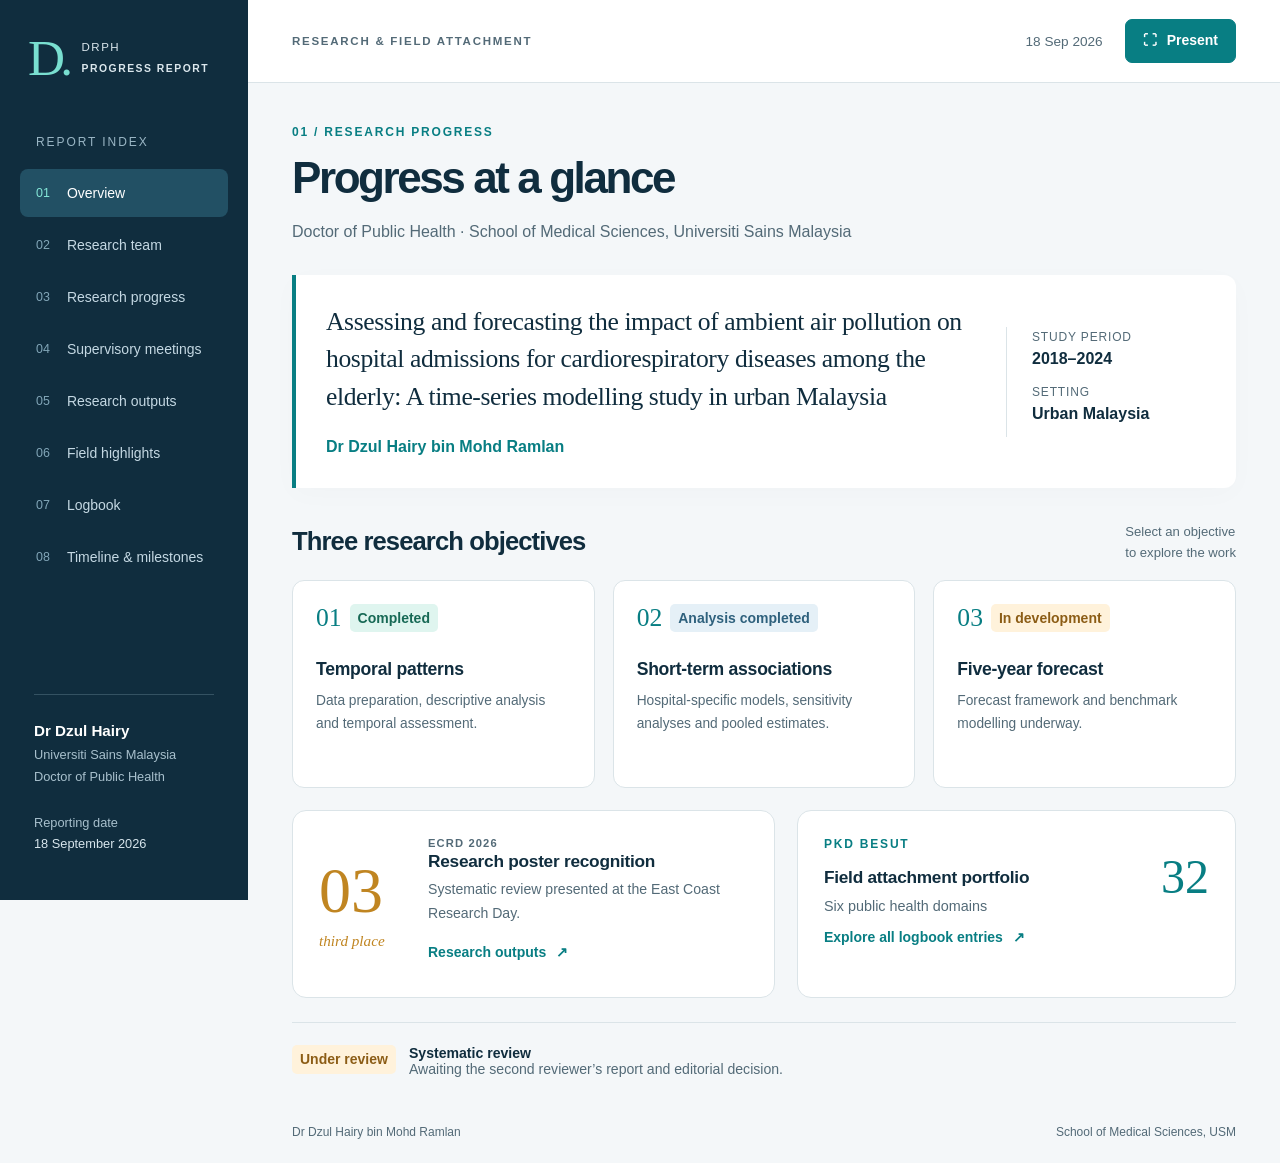
<file: index.html>
<!doctype html>
<html lang="en">
<head>
  <meta charset="UTF-8">
  <meta name="viewport" content="width=device-width, initial-scale=1">
  <title>Dr Dzul · DrPH Progress Report</title>
  <meta name="description" content="DrPH research progress and PKD Besut field attachment portfolio of Dr Dzul Hairy bin Mohd Ramlan. Reporting date: 18 September 2026.">
  <meta name="theme-color" content="#102d3e">
  <link rel="icon" type="image/svg+xml" href="data:image/svg+xml,%3Csvg xmlns='http://www.w3.org/2000/svg' viewBox='0 0 32 32'%3E%3Crect width='32' height='32' rx='7' fill='%23102d3e'/%3E%3Cpath d='M9 8h6c10 0 10 16 0 16H9z' fill='none' stroke='%2358d4c7' stroke-width='3'/%3E%3C/svg%3E">
  <link rel="stylesheet" href="styles.css">
  <script src="app.js" defer></script>
</head>
<body>
  <a class="skip" href="#content">Skip to report</a>
  <aside class="sidebar" aria-label="Report navigation">
    <a class="brand" href="#overview"><span class="monogram">D.</span><span>DRPH<br><strong>PROGRESS REPORT</strong></span></a>
    <div class="sidebar-label">REPORT INDEX</div>
    <nav id="navigation"></nav>
    <div class="sidebar-bottom"><div class="rule"></div><strong>Dr Dzul Hairy</strong><span>Universiti Sains Malaysia</span><span>Doctor of Public Health</span><p>Reporting date<br><b>18 September 2026</b></p></div>
  </aside>
  <div class="workspace">
    <header class="topbar"><div class="mobile-brand">D. <span>DrPH Progress</span></div><div class="breadcrumb">RESEARCH & FIELD ATTACHMENT</div><div class="top-actions"><span class="report-date">18 Sep 2026</span><button id="present" class="button primary" type="button"><span aria-hidden="true">⛶</span> Present</button></div></header>
    <main id="content" tabindex="-1"><div class="loading"><h1>DrPH Progress Report</h1><p>Loading research progress and the field attachment register…</p></div></main>
    <footer class="report-footer"><span>Dr Dzul Hairy bin Mohd Ramlan</span><span>School of Medical Sciences, USM</span></footer>
  </div>
  <div class="presentation-controls" hidden><button type="button" id="present-prev" aria-label="Previous section">←</button><span id="present-position"></span><button type="button" id="present-next" aria-label="Next section">→</button><button type="button" id="present-exit">Exit presentation</button></div>
  <dialog id="detail"><button class="dialog-close" type="button" aria-label="Close details">×</button><div id="detail-content"></div></dialog>
  <noscript><p>This presentation needs JavaScript to switch sections and browse the logbook.</p></noscript>
</body>
</html>
</file>
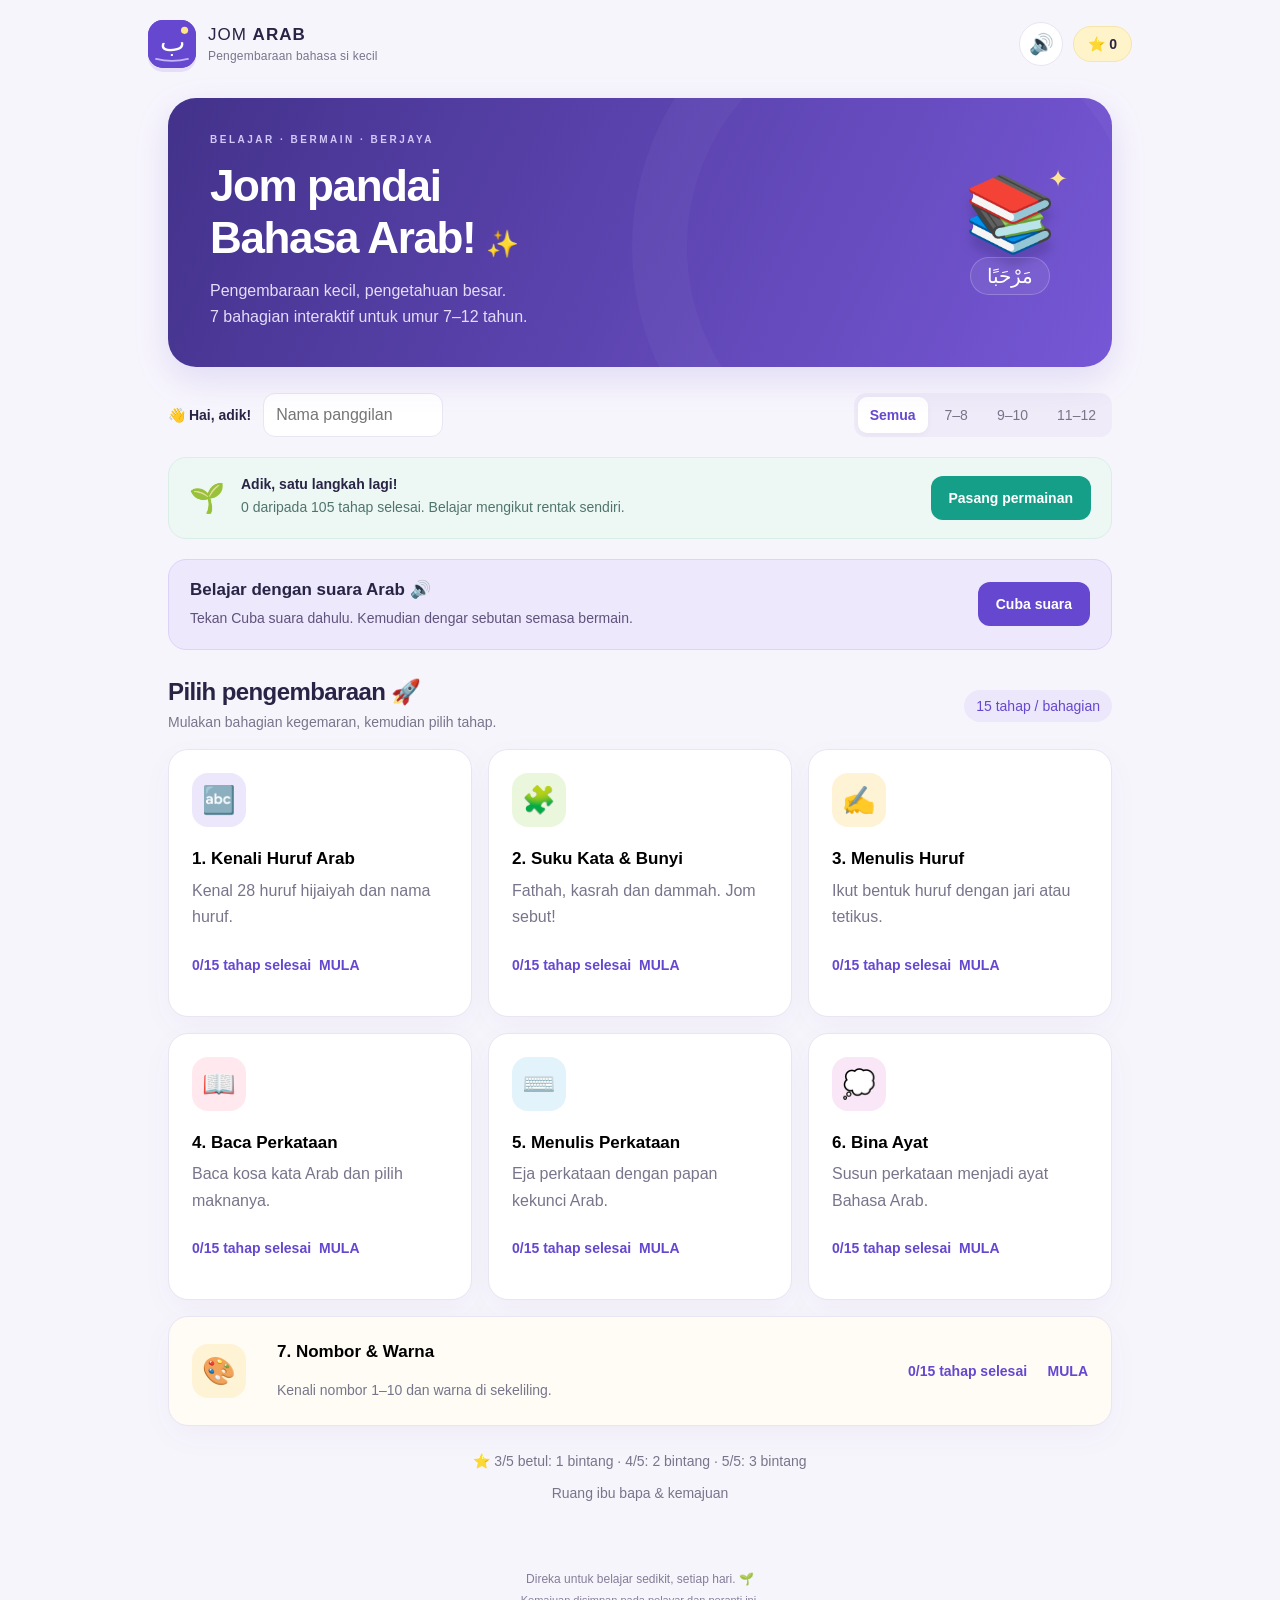
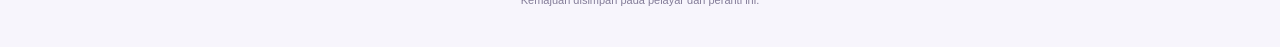
<file: genius-bahasa-arab/index.html>
<!doctype html>
<html lang="ms">
<head>
  <meta charset="utf-8"><meta name="viewport" content="width=device-width,initial-scale=1,viewport-fit=cover">
  <meta name="theme-color" content="#6548cf"><meta name="description" content="Belajar Bahasa Arab sambil bermain. Huruf, bunyi, tulisan, kosa kata, ayat dan nombor untuk kanak-kanak.">
  <meta name="apple-mobile-web-app-capable" content="yes"><meta name="apple-mobile-web-app-title" content="Jom Arab">
  <link rel="icon" href="./icon.svg" type="image/svg+xml"><link rel="manifest" href="./manifest.webmanifest"><link rel="stylesheet" href="./styles.css">
  <title>Jom Arab · Belajar, Bermain, Berjaya</title>
</head>
<body>
<header class="topbar"><a href="#" class="brand" aria-label="Halaman utama Jom Arab"><img class="brand-icon" src="./icon.svg" alt=""><span>JOM <strong>ARAB</strong><small>Pengembaraan bahasa si kecil</small></span></a><div class="header-actions"><button id="sound" class="icon-button" aria-label="Tetapan suara" title="Tetapan suara">🔊</button><span class="star-pill" id="total-stars">⭐ 0</span></div></header>
<main id="app"></main>
<footer>Direka untuk belajar sedikit, setiap hari. 🌱<br><span>Kemajuan disimpan pada pelayar dan peranti ini.</span></footer>
<dialog id="settings"><form method="dialog"><button class="close" aria-label="Tutup">✕</button><h2>Ruang ibu bapa</h2><p>Nama panggilan dan kemajuan hanya disimpan pada peranti ini. Tiada akaun atau penghantaran data.</p><label class="toggle"><input id="audio-toggle" type="checkbox"> Aktifkan suara Bahasa Arab</label><label class="toggle"><input id="auto-speak" type="checkbox"> Baca soalan secara automatik</label><label class="voice-label" for="speech-rate">Kelajuan sebutan</label><select id="speech-rate"><option value="0.6">Perlahan</option><option value="0.8">Sederhana</option><option value="1">Biasa</option></select><p class="notice">Suara Arab tersedia dalam permainan</p><p id="voice-info" class="muted" role="status"></p><button type="button" id="test-audio" class="secondary">Uji suara: مَرْحَبًا</button><hr><button type="button" id="export-progress" class="secondary">Muat turun kemajuan</button><label class="file-button secondary">Pulihkan kemajuan<input id="import-progress" type="file" accept="application/json,.json"></label><p id="settings-status" role="status"></p><hr><button type="button" id="reset-progress" class="danger">Padam kemajuan peranti ini</button><p class="muted">Tulisan tangan ialah latihan kendiri bersama ibu bapa. Aplikasi tidak mengenal pasti atau menilai tulisan secara automatik.</p></form></dialog>
<div id="toast" role="status" aria-live="polite"></div>
<script type="module" src="./app.js?v=mp3-1"></script>
</body></html>
</file>
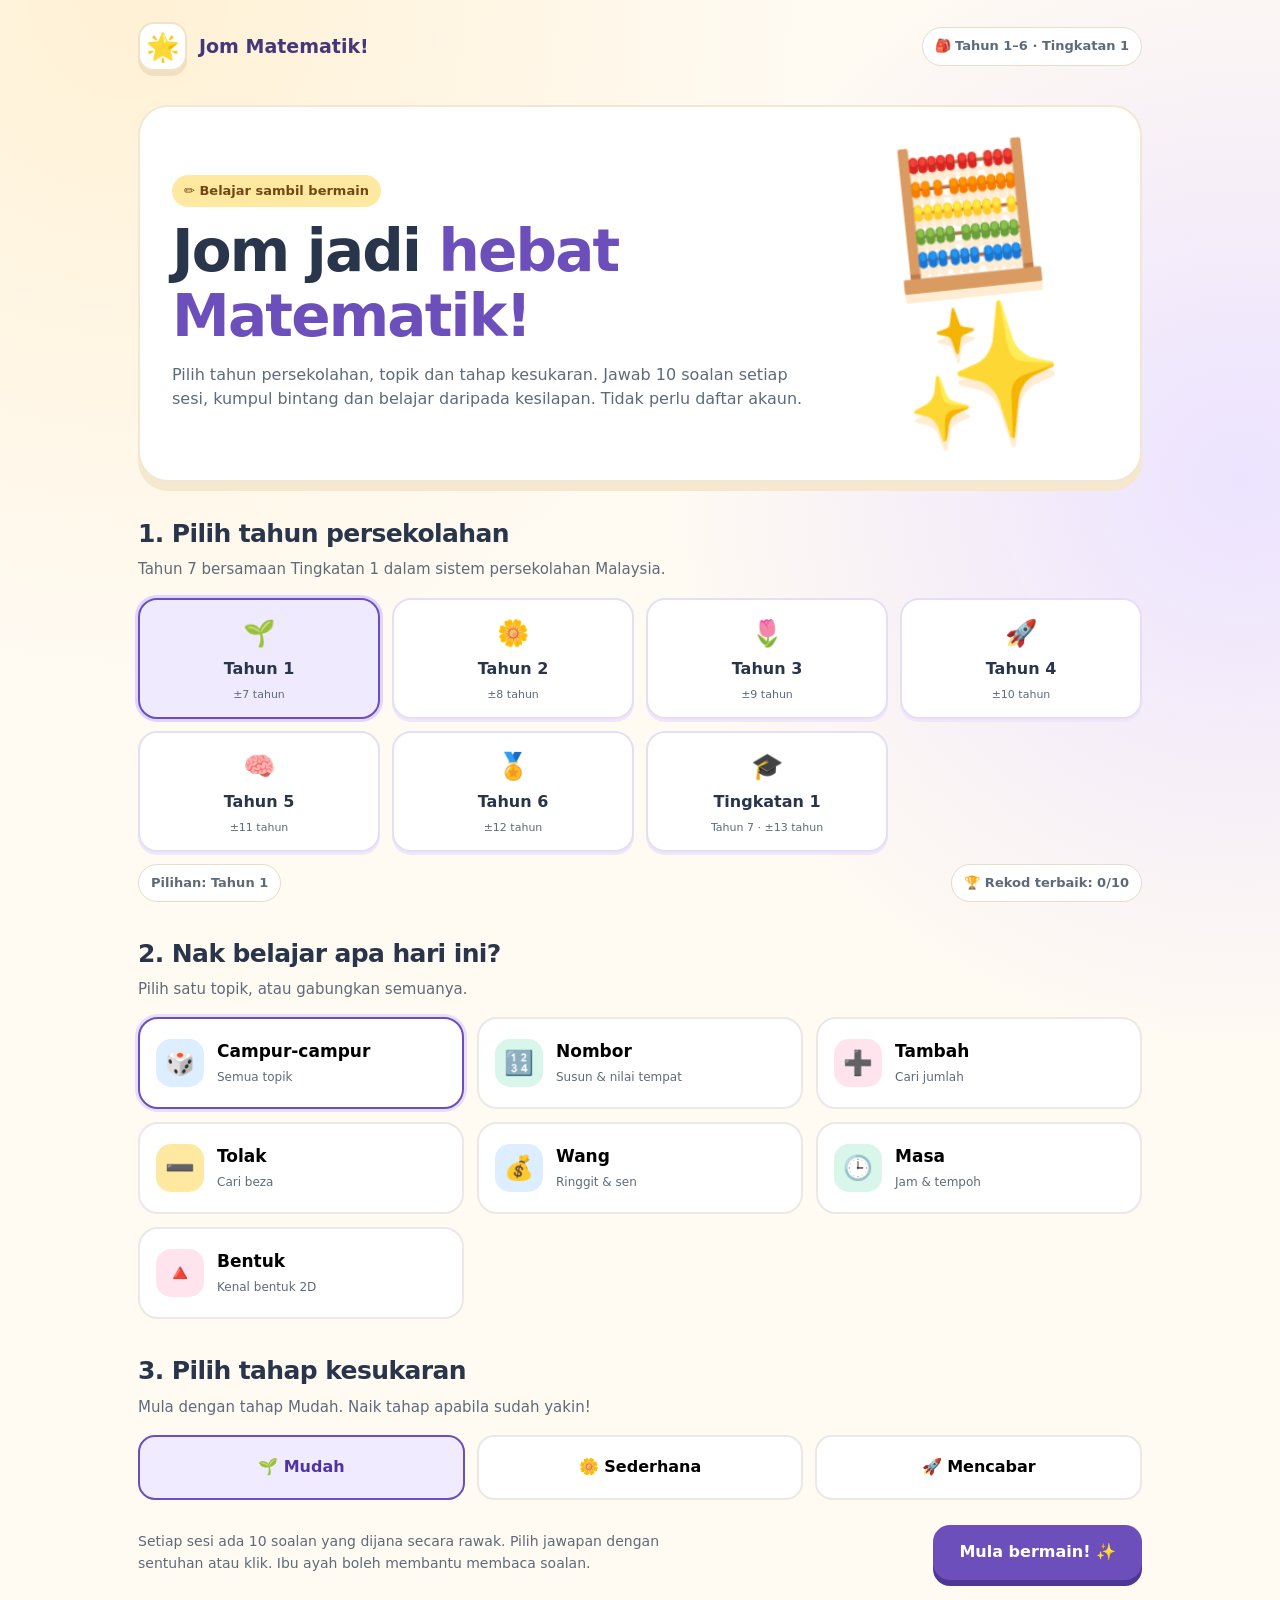
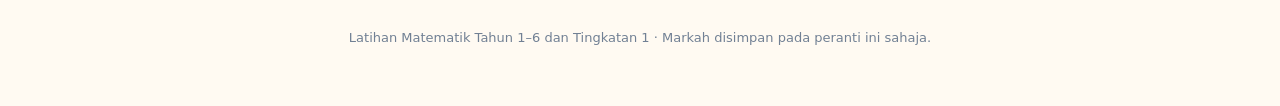
<file: matematik-tahun-1/index.html>
<!doctype html>
<html lang="ms">
<head>
  <meta charset="utf-8">
  <meta name="viewport" content="width=device-width, initial-scale=1">
  <meta name="theme-color" content="#fff8ed">
  <meta name="description" content="Latihan Matematik interaktif Tahun 1 hingga Tahun 6 dan Tingkatan 1. Kuiz, petunjuk, bintang dan soalan mengikut tahap.">
  <title>Jom Matematik! ⭐ | Tahun 1 hingga Tingkatan 1</title>
  <style>
    :root{--ink:#28354a;--muted:#5d6b79;--cream:#fffaf2;--white:#fff;--purple:#6c4fbb;--mint:#d8f6e9;--yellow:#ffe9a1;--blue:#dceeff;--pink:#ffe4ed;--orange:#ffb86b;--radius:24px}
    *{box-sizing:border-box} html{scroll-behavior:smooth} body{margin:0;background:radial-gradient(circle at 10% 0%,#fff1d5 0,transparent 33%),radial-gradient(circle at 97% 28%,#ece3ff 0,transparent 33%),var(--cream);font-family:ui-rounded,"Nunito","Trebuchet MS",system-ui,sans-serif;color:var(--ink);line-height:1.55}
    button{font:inherit;cursor:pointer}button:focus-visible{outline:4px solid #ffb747;outline-offset:3px}[hidden]{display:none!important}
    .wrap{max-width:1040px;margin:0 auto;padding:22px 18px 58px}
    header{display:flex;align-items:center;justify-content:space-between;gap:12px;margin-bottom:34px}
    .brand{display:flex;align-items:center;gap:12px;font-size:19px;font-weight:900;color:#45377b}.brand-mark{display:grid;place-items:center;background:white;border:2px solid #efe3cc;box-shadow:0 5px 0 #f3dfbd;border-radius:16px;width:49px;height:49px;font-size:27px}
    .pill{display:inline-flex;align-items:center;padding:8px 12px;border-radius:999px;background:#fff;border:1px solid #e8dcca;color:var(--muted);font-size:13px;font-weight:800}
    .hero{display:grid;grid-template-columns:1.7fr .7fr;gap:20px;align-items:center;padding:28px 32px;background:#fff;border:2px solid #f2e7d3;border-radius:30px;box-shadow:0 9px 0 #f6e8cf}
    h1,h2,h3,p{margin-top:0}h1{font-size:clamp(34px,5.5vw,58px);line-height:1.12;letter-spacing:-1.8px;margin:12px 0 14px}h1 span{color:var(--purple)}h2{font-size:25px;line-height:1.3;letter-spacing:-.6px;margin-bottom:8px}p{color:var(--muted);margin-bottom:0}
    .eyebrow{display:inline-block;background:var(--yellow);padding:6px 12px;border-radius:999px;font-weight:900;color:#714812;font-size:13px}
    .hero-art{font-size:clamp(75px,12vw,132px);text-align:center;transform:rotate(-6deg);filter:drop-shadow(0 9px 0 #ffecd2);line-height:1.2}
    .section{margin-top:36px}.section-desc{margin:0 0 16px;font-size:15px}
    .topic-grid{display:grid;grid-template-columns:repeat(3,1fr);gap:13px}
    .topic{display:flex;align-items:center;gap:13px;text-align:left;border:2px solid #ece8e6;border-radius:20px;background:#fff;padding:17px 16px;min-height:92px;transition:transform .15s,border-color .15s,box-shadow .15s}
    .topic:hover{transform:translateY(-2px)}.topic[aria-pressed=true]{border-color:var(--purple);box-shadow:0 0 0 3px #e8defd}
    .topic-icon{display:grid;place-items:center;flex:0 0 48px;height:48px;border-radius:15px;background:var(--blue);font-size:24px}
    .topic:nth-child(2) .topic-icon,.topic:nth-child(6) .topic-icon{background:var(--mint)}.topic:nth-child(3) .topic-icon,.topic:nth-child(7) .topic-icon{background:var(--pink)}.topic:nth-child(4) .topic-icon{background:var(--yellow)}
    .topic strong{display:block;font-size:17px}.topic small{color:var(--muted);font-size:12px}
    .level-grid{display:grid;grid-template-columns:repeat(3,1fr);gap:12px}
    .level{padding:17px 12px;background:#fff;border-radius:17px;border:2px solid #ece8e6;text-align:center;font-weight:850;min-height:65px}
    .level[aria-pressed=true]{border-color:var(--purple);background:#f1ebff;color:#5033a2}
    .cta{border:0;color:#fff;background:var(--purple);font-weight:900;border-radius:17px;padding:15px 26px;min-height:55px;box-shadow:0 6px 0 #4e3693;transition:transform .1s,box-shadow .1s}
    .cta:hover{filter:brightness(1.07)}.cta:active{transform:translateY(4px);box-shadow:0 2px 0 #4e3693}
    .start-area{display:flex;align-items:center;justify-content:space-between;gap:16px;margin-top:25px}.start-area p{max-width:560px;font-size:14px}
    .game-card{max-width:770px;margin:25px auto 0;background:white;border:2px solid #f1e2c8;border-radius:30px;padding:25px;box-shadow:0 8px 0 #f4e4c6}
    .game-head{display:flex;justify-content:space-between;align-items:center;gap:10px;margin-bottom:16px;font-size:15px;font-weight:900}
    .progress{width:100%;height:16px;background:#f1eaf8;border-radius:100px;overflow:hidden}.progress>div{height:100%;width:0;background:linear-gradient(90deg,#85dcb9,#7d66ce);transition:width .3s}
    .question{margin:26px 0 10px;text-align:center;font-size:clamp(26px,4.5vw,38px);font-weight:950;line-height:1.33;letter-spacing:-.5px}
    .visual{display:flex;justify-content:center;align-items:center;min-height:12px;margin:5px auto 12px;text-align:center;font-size:36px;line-height:1.3;max-width:470px;flex-wrap:wrap;gap:4px}
    .visual svg{max-width:170px;width:100%;height:135px}.visual .dotgroup{max-width:300px;font-size:30px;letter-spacing:4px}
    .choices{display:grid;grid-template-columns:repeat(2,1fr);gap:12px;margin-top:22px}
    .answer{border:2px solid #e5e0ea;background:#faf8ff;border-radius:19px;min-height:82px;font-size:clamp(20px,3.3vw,27px);font-weight:900;color:#342d52;transition:background .15s,transform .15s}
    .answer:hover:not(:disabled){transform:translateY(-2px);border-color:#a18ad9;background:#f2eaff}
    .answer.good{border-color:#36b386;background:#dcf8e9;color:#126848}.answer.bad{border-color:#e59da1;background:#ffe6e8;color:#9b2d46}.answer:disabled{cursor:default}
    .feedback{min-height:44px;padding:13px 16px;border-radius:14px;text-align:center;font-weight:900;margin-top:18px;background:#f5f1ff;color:#5139a0}
    .feedback.ok{background:#e0f8ed;color:#176b48}.feedback.retry{background:#fff0d9;color:#925512}
    .action-row{display:flex;gap:12px;align-items:center;justify-content:space-between;margin-top:16px;flex-wrap:wrap}
    .secondary{border:2px solid #d9d1e7;border-radius:14px;color:#55458b;background:#fff;font-weight:900;padding:12px 17px;min-height:50px}
    .secondary:hover{background:#f5efff}.soft-note{margin-top:25px;text-align:center;font-size:13px;color:#687487}
    .results{text-align:center;padding:25px 5px 13px}.result-emoji{font-size:75px}.results h2{font-size:36px;margin-top:10px}.score{font-size:24px;font-weight:950;color:#5036a0;margin:10px 0 15px}
    .result-buttons{display:flex;justify-content:center;gap:12px;flex-wrap:wrap;margin-top:25px}
    footer{text-align:center;margin-top:48px;color:#718094;font-size:13px}
    @media(max-width:700px){.wrap{padding:14px 14px 45px}header{margin-bottom:22px}.hero{grid-template-columns:1fr;padding:25px 22px}.hero-art{display:none}.topic-grid{grid-template-columns:repeat(2,1fr)}.topic{gap:9px;min-height:79px;padding:12px 10px}.topic-icon{flex-basis:39px;height:39px;font-size:22px}.topic strong{font-size:15px}.topic small{font-size:11px}.start-area{flex-direction:column;align-items:stretch}.start-area .cta{width:100%}.level-grid{gap:8px}.level{font-size:14px;padding:12px 7px}.game-card{padding:18px}.choices{gap:9px}.answer{min-height:76px}.action-row{justify-content:center}}
    @media(max-width:370px){.topic-grid{grid-template-columns:1fr}.brand{font-size:16px}}
    @media(prefers-reduced-motion:reduce){*{animation:none!important;transition:none!important;scroll-behavior:auto!important}}
  
    .year-grid{display:grid;grid-template-columns:repeat(4,minmax(0,1fr));gap:12px}
    .year-card{border:2px solid #e6dff4;background:white;min-height:121px;padding:13px 7px;border-radius:19px;display:flex;align-items:center;justify-content:center;flex-direction:column;gap:4px;box-shadow:0 3px 0 #efe6fa;color:var(--ink)}
    .year-card:hover{border-color:#a68edb;transform:translateY(-1px)}
    .year-card[aria-pressed="true"]{background:#f0eaff;border-color:var(--purple);box-shadow:0 0 0 3px #e1d5ff}
    .year-card strong{font-size:16px}.year-card small{font-size:11px;color:var(--muted)}.year-emoji{font-size:26px}
    .year-foot{display:flex;flex-wrap:wrap;justify-content:space-between;gap:8px;margin-top:12px}
    @media(max-width:700px){.year-grid{grid-template-columns:repeat(3,minmax(0,1fr))}.year-card{min-height:104px}.year-card strong{font-size:14px}}
    @media(max-width:370px){.year-grid{grid-template-columns:repeat(2,minmax(0,1fr))}}
  </style>
</head>
<body>
<div class="wrap">
  <header>
    <div class="brand"><span class="brand-mark" aria-hidden="true">🌟</span><span>Jom Matematik!</span></div>
    <div class="pill">🎒 Tahun 1–6 · Tingkatan 1</div>
  </header>
  <main>
    <section id="setup">
      <div class="hero">
        <div><span class="eyebrow">✏️ Belajar sambil bermain</span><h1>Jom jadi <span>hebat Matematik!</span></h1><p>Pilih tahun persekolahan, topik dan tahap kesukaran. Jawab 10 soalan setiap sesi, kumpul bintang dan belajar daripada kesilapan. Tidak perlu daftar akaun.</p></div>
        <div class="hero-art" aria-hidden="true">🧮✨</div>
      </div>
      <div class="section">
        <h2>1. Pilih tahun persekolahan</h2>
        <p class="section-desc">Tahun 7 bersamaan Tingkatan 1 dalam sistem persekolahan Malaysia.</p>
        <div id="year-grid" class="year-grid" role="group" aria-label="Pilih tahun persekolahan"></div>
        <div class="year-foot"><span class="pill" id="grade-status">Pilihan: Tahun 1</span><span class="pill" id="best-label">🏆 Rekod terbaik: 0/10</span></div>
      </div>
      <div class="section">
        <h2>2. Nak belajar apa hari ini?</h2>
        <p class="section-desc">Pilih satu topik, atau gabungkan semuanya.</p>
        <div class="topic-grid" id="topic-grid" role="group" aria-label="Pilih topik"></div>
      </div>
      <div class="section">
        <h2>3. Pilih tahap kesukaran</h2>
        <p class="section-desc">Mula dengan tahap Mudah. Naik tahap apabila sudah yakin!</p>
        <div class="level-grid" role="group" aria-label="Pilih tahap">
          <button class="level" type="button" data-level="mudah" aria-pressed="true">🌱 Mudah</button>
          <button class="level" type="button" data-level="sederhana" aria-pressed="false">🌼 Sederhana</button>
          <button class="level" type="button" data-level="mencabar" aria-pressed="false">🚀 Mencabar</button>
        </div>
      </div>
      <div class="start-area"><p>Setiap sesi ada 10 soalan yang dijana secara rawak. Pilih jawapan dengan sentuhan atau klik. Ibu ayah boleh membantu membaca soalan.</p><button class="cta" id="start" type="button">Mula bermain! ✨</button></div>
    </section>

    <section id="quiz" hidden aria-label="Kuiz Matematik">
      <button id="back" type="button" class="secondary">← Pilih topik lain</button>
      <div class="game-card">
        <div class="game-head"><span id="counter">Soalan 1 / 10</span><span id="stars" aria-live="polite">⭐ 0 bintang</span></div>
        <div class="progress" role="progressbar" aria-label="Kemajuan latihan" aria-valuemin="0" aria-valuemax="10" aria-valuenow="0" id="progress"><div id="progress-fill"></div></div>
        <div id="question" class="question"></div>
        <div id="visual" class="visual" aria-hidden="true"></div>
        <div id="answers" class="choices" role="group" aria-label="Pilihan jawapan"></div>
        <div id="feedback" class="feedback" role="status" aria-live="polite" hidden></div>
        <div class="action-row">
          <button id="hint" type="button" class="secondary">💡 Petunjuk</button>
          <button id="reveal" type="button" class="secondary">👀 Tunjuk jawapan</button>
          <button id="next" type="button" class="cta" hidden>Soalan seterusnya →</button>
        </div>
      </div>
      <div class="soft-note">Tidak mengapa kalau salah. Yang penting, cuba dan belajar! 💛</div>
    </section>

    <section id="end" hidden>
      <div class="game-card results">
        <div class="result-emoji" id="end-emoji" aria-hidden="true">🏆</div><h2 id="end-title">Syabas!</h2>
        <div class="score" id="final-score">⭐ 0 / 10 bintang</div>
        <p id="end-message">Hebat kerana terus mencuba!</p>
        <div class="result-buttons"><button id="again" type="button" class="cta">Main lagi! 🔁</button><button id="change" type="button" class="secondary">Tukar topik</button></div>
      </div>
    </section>
  </main>
  <footer>Latihan Matematik Tahun 1–6 dan Tingkatan 1 · Markah disimpan pada peranti ini sahaja.</footer>
</div>
<script src="engine.js" defer></script>
</body>
</html>
</file>
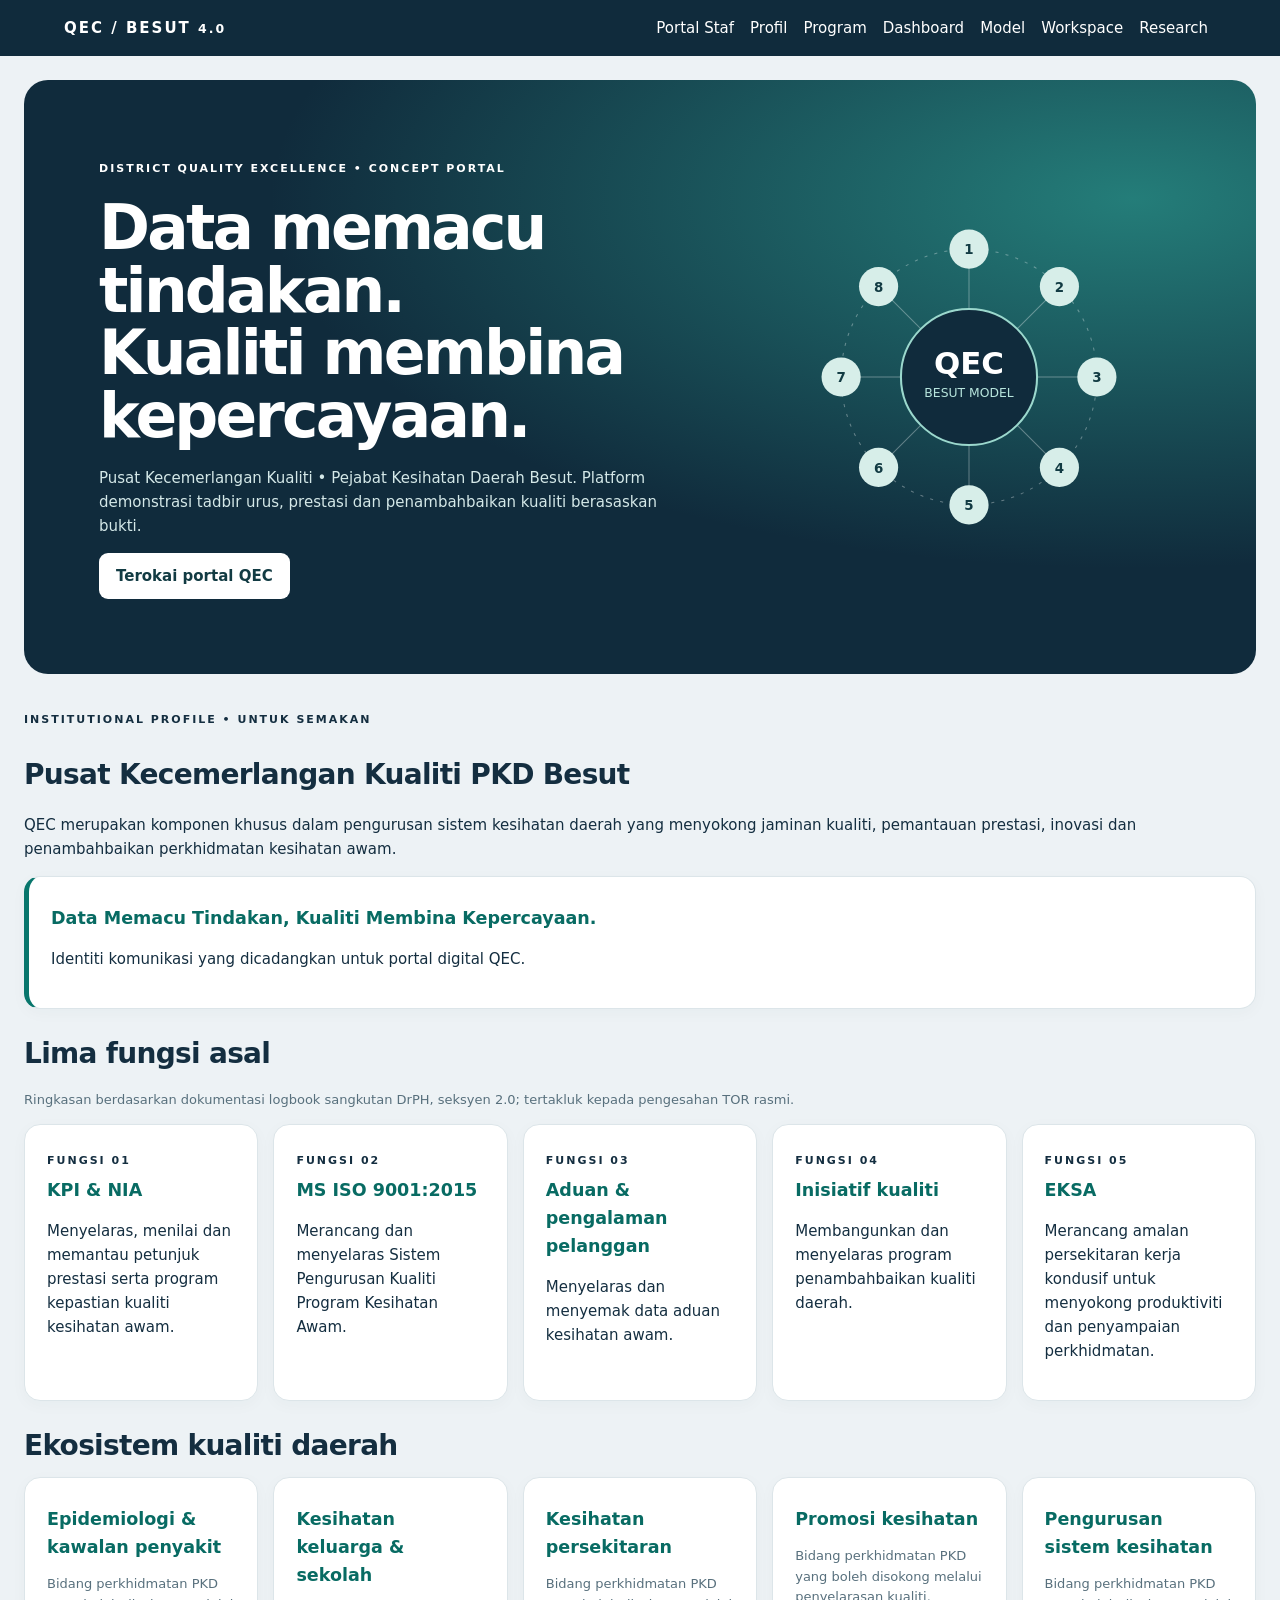
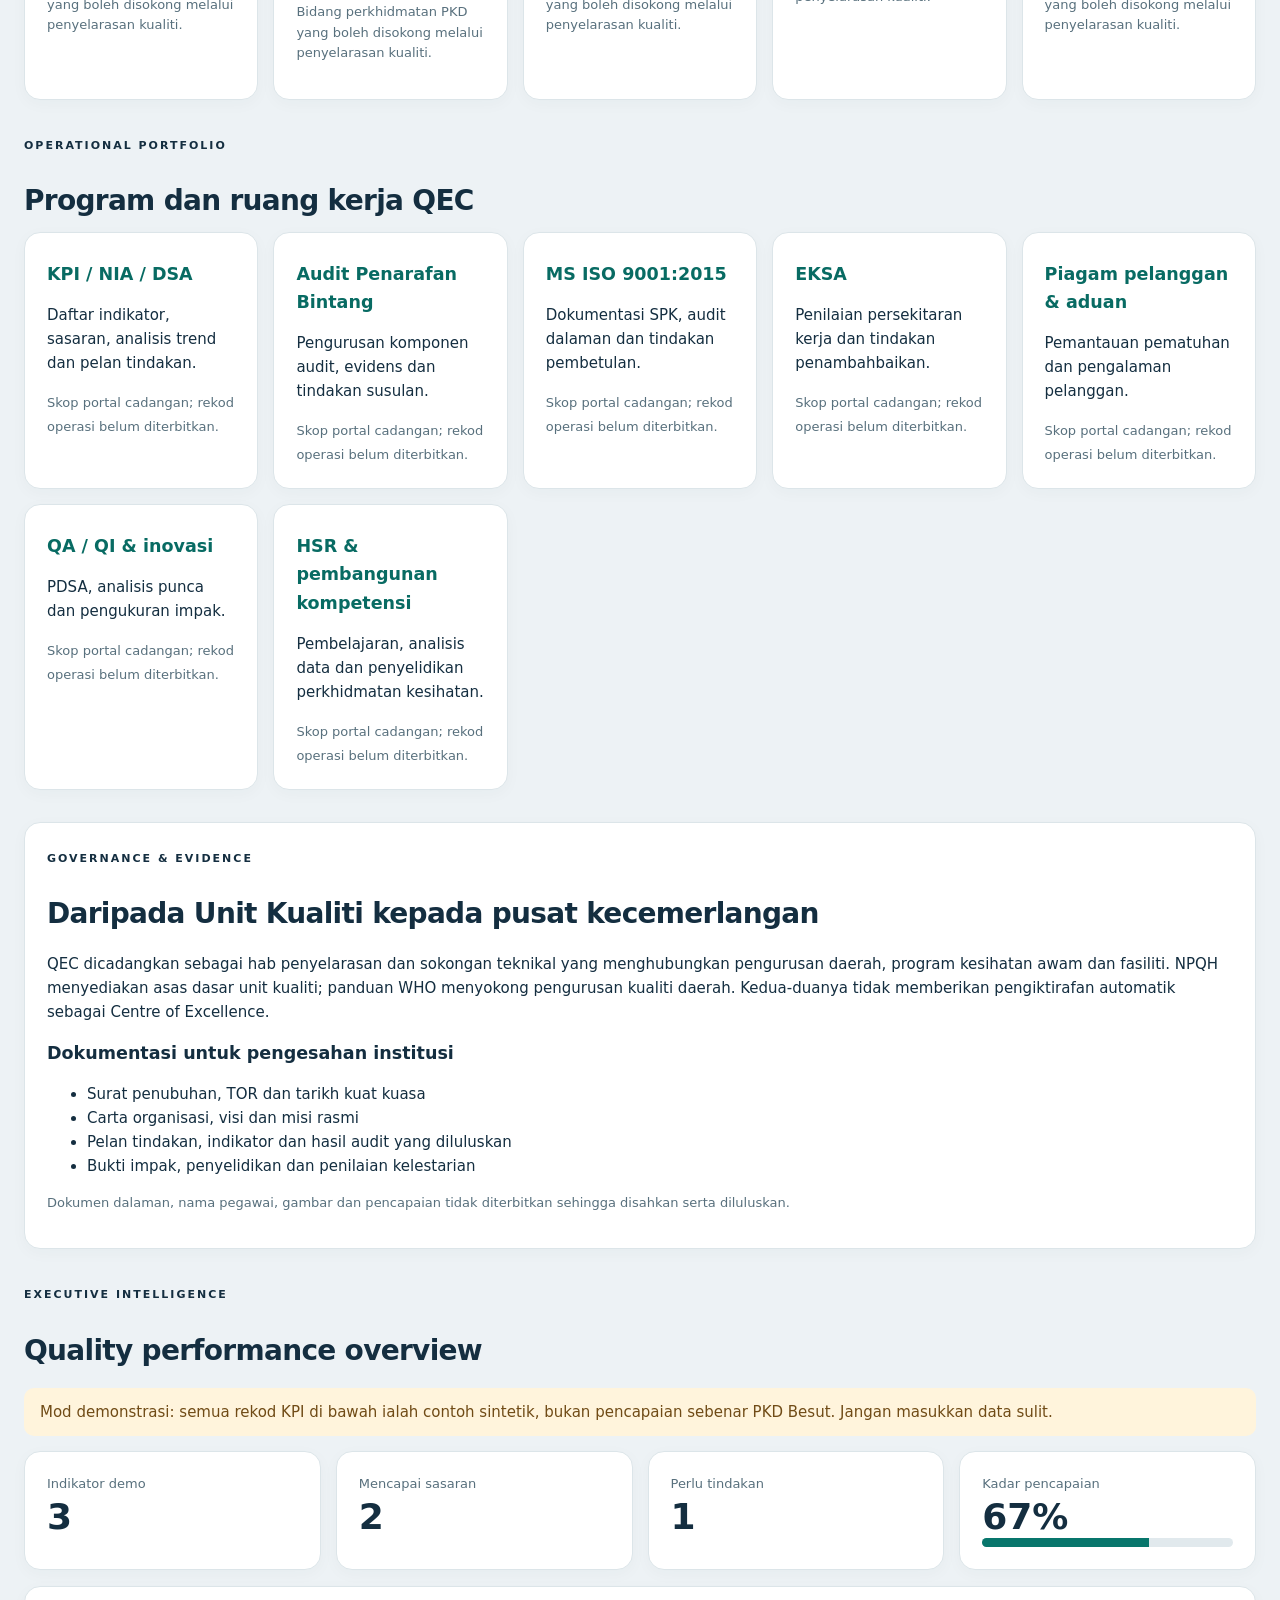
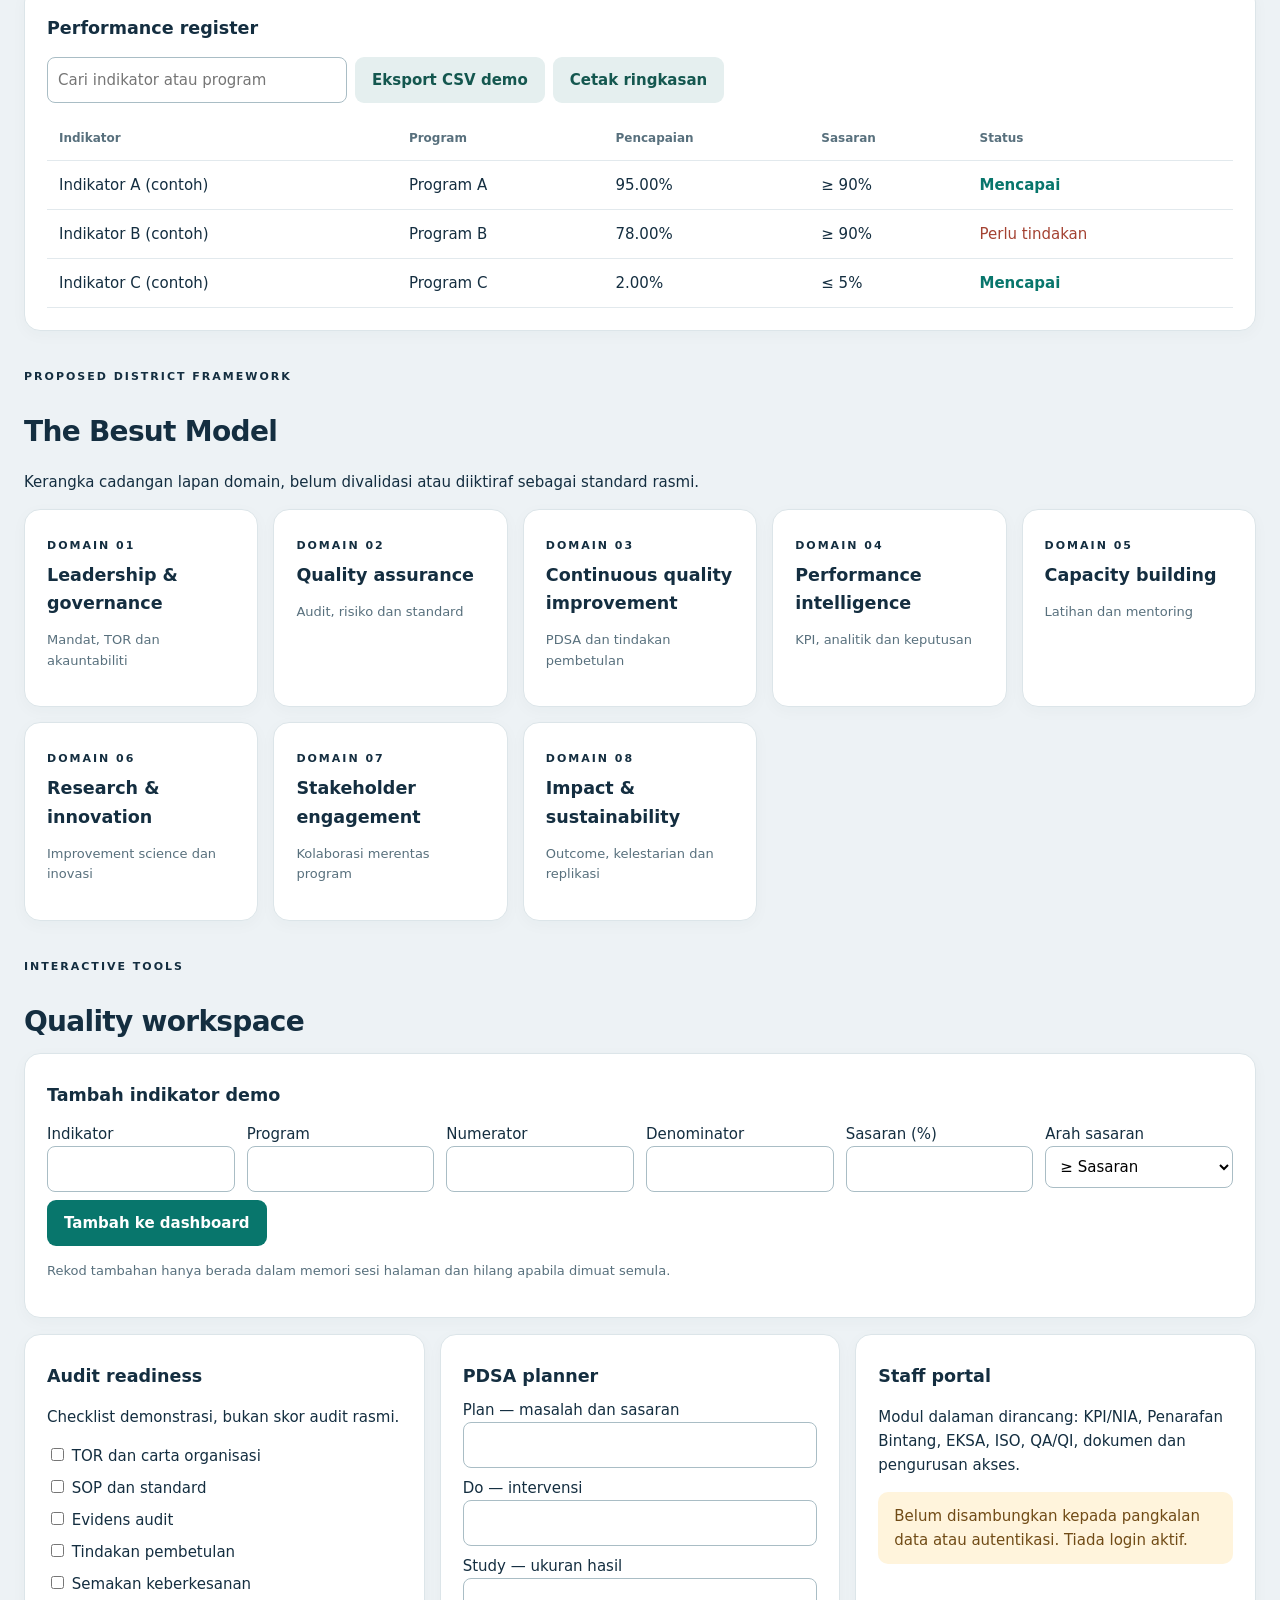
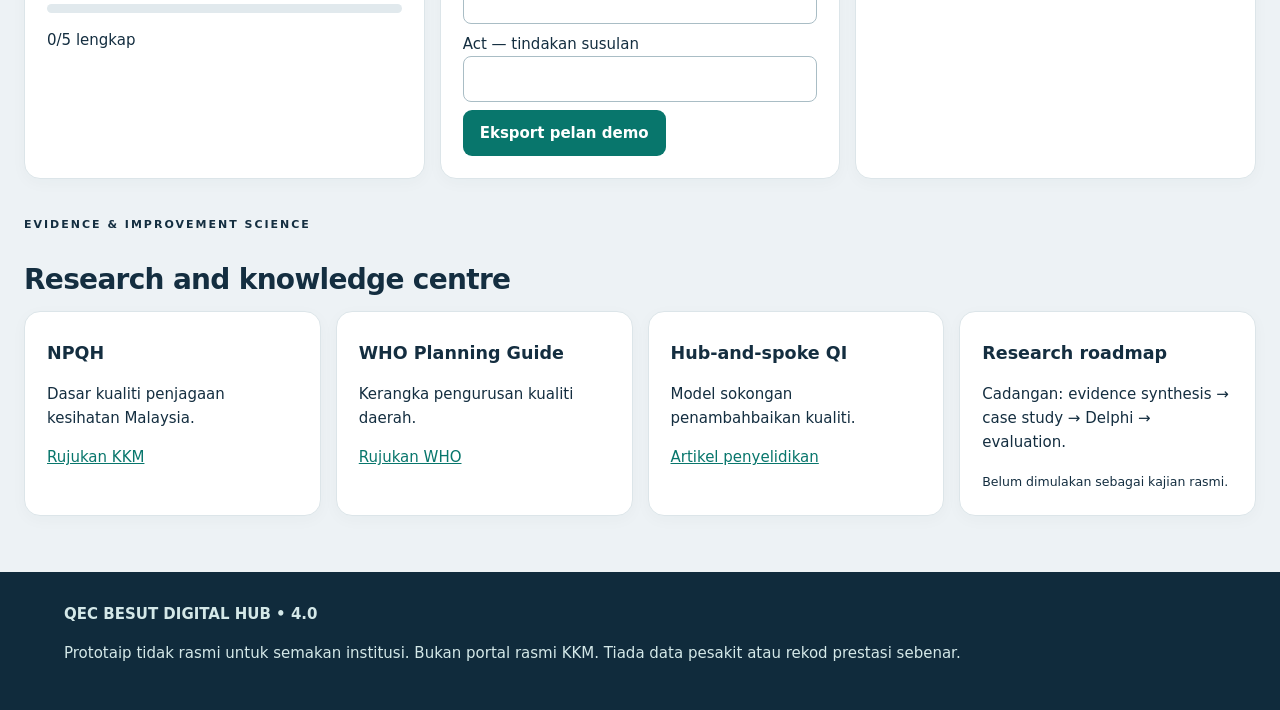
<file: qec-besut/index.html>
<!doctype html><html lang="ms"><head><meta charset="utf-8"><meta name="viewport" content="width=device-width,initial-scale=1"><meta name="robots" content="noindex,nofollow"><title>QEC Besut • Digital Excellence Hub 4.0</title><style>*{box-sizing:border-box}body{margin:0;background:#edf2f5;color:#142e40;font:15px/1.6 system-ui,sans-serif}a{color:#08766c}header{position:sticky;top:0;z-index:5;background:#102b3c;color:white;padding:16px 5%;display:flex;justify-content:space-between;align-items:center;flex-wrap:wrap;gap:10px}header a{color:white;text-decoration:none;margin:0 8px}header strong{letter-spacing:2px}main{max-width:1320px;margin:auto;padding:24px}section{scroll-margin-top:110px;margin-bottom:32px}.hero{position:relative;overflow:hidden;background:radial-gradient(ellipse at 90% 20%,#247d79,transparent 55%),#102b3c;color:white;padding:clamp(25px,6vw,75px);border-radius:24px;display:grid;grid-template-columns:1.5fr 1fr;align-items:center;gap:24px}.hero h1{font-size:clamp(36px,5.8vw,76px);line-height:1.02;letter-spacing:-.045em;margin:18px 0}.hero p{max-width:600px;color:#d4e8e8}.eyebrow{font-size:11px;letter-spacing:2px;text-transform:uppercase;font-weight:700}.grid{display:grid;grid-template-columns:repeat(auto-fit,minmax(225px,1fr));gap:15px}.tile{background:white;border:1px solid #dce5e9;border-radius:16px;padding:22px;box-shadow:0 4px 16px #17354a08}.tile h3{margin:5px 0}.metric{font-size:36px;font-weight:750;line-height:1.2}.muted{color:#58707d;font-size:13px}.btn,button{display:inline-block;background:#08766c;color:white;border:0;border-radius:9px;padding:11px 17px;font:inherit;font-weight:650;text-decoration:none;cursor:pointer}.hero .btn{background:#fff;color:#123b43}.secondary{background:#e5efef;color:#14574f}input,select{font:inherit;border:1px solid #a9bdc5;border-radius:8px;padding:10px;width:100%;background:white}label{display:block;margin:8px 0}.formgrid{display:grid;grid-template-columns:repeat(auto-fit,minmax(155px,1fr));gap:12px}.scroll{overflow:auto}table{border-collapse:collapse;width:100%;min-width:620px}th,td{text-align:left;padding:12px;border-bottom:1px solid #e2e9ed}th{font-size:12px;color:#58707d}h2{font-size:28px;letter-spacing:-.025em;margin-bottom:8px}.bar{height:9px;background:#e1e9ed;border-radius:10px;overflow:hidden}.bar i{display:block;height:100%;background:#08766c}.warn{background:#fff4dc;padding:12px 16px;border-radius:10px;color:#704b16}.status{font-weight:700;color:#08766c}.bad{color:#a44232}.toolbar{display:flex;gap:8px;flex-wrap:wrap;margin:14px 0}.toolbar input{max-width:300px}footer{padding:30px 5%;background:#102b3c;color:#d4e8e8}svg{width:100%;max-width:330px;margin:auto}details{margin:12px 0}summary{cursor:pointer;font-weight:700}@media(max-width:700px){main{padding:12px}.hero{grid-template-columns:1fr}.hero svg{max-width:220px}header{position:static}section{scroll-margin-top:12px}}@media print{header,button,form,.toolbar,.hero svg{display:none}body{background:white}.tile{break-inside:avoid}.hero{background:white;color:black}.hero p{color:black}}.hero h1{font-size:clamp(32px,4.8vw,64px)} #about .tile h3,#programmes .tile h3{color:#086b63}</style></head><body><header><strong>QEC / BESUT <small>4.0</small></strong><nav><a href="staff/">Portal Staf</a><a href="#about">Profil</a><a href="#programmes">Program</a><a href="#dashboard">Dashboard</a><a href="#model">Model</a><a href="#workspace">Workspace</a><a href="#research">Research</a></nav></header><main><section class="hero"><div><span class="eyebrow">District quality excellence • Concept portal</span><h1>Data memacu tindakan.<br>Kualiti membina kepercayaan.</h1><p>Pusat Kecemerlangan Kualiti • Pejabat Kesihatan Daerah Besut. Platform demonstrasi tadbir urus, prestasi dan penambahbaikan kualiti berasaskan bukti.</p><a class="btn" href="#dashboard">Terokai portal QEC</a></div><svg viewBox="0 0 320 320" role="img" aria-label="QEC sebagai hub lapan domain"><circle cx="160" cy="160" r="124" fill="none" stroke="#ffffff55" stroke-dasharray="3 7"/><line x1="160" y1="160" x2="160" y2="36" stroke="#ffffff55"/><circle cx="160" cy="36" r="19" fill="#d7eee9"/><text x="160" y="41" text-anchor="middle" fill="#123b43" font-size="13" font-weight="bold">1</text><line x1="160" y1="160" x2="247.6812408671319" y2="72.3187591328681" stroke="#ffffff55"/><circle cx="247.6812408671319" cy="72.3187591328681" r="19" fill="#d7eee9"/><text x="247.6812408671319" y="77.3187591328681" text-anchor="middle" fill="#123b43" font-size="13" font-weight="bold">2</text><line x1="160" y1="160" x2="284" y2="160" stroke="#ffffff55"/><circle cx="284" cy="160" r="19" fill="#d7eee9"/><text x="284" y="165" text-anchor="middle" fill="#123b43" font-size="13" font-weight="bold">3</text><line x1="160" y1="160" x2="247.68124086713192" y2="247.6812408671319" stroke="#ffffff55"/><circle cx="247.68124086713192" cy="247.6812408671319" r="19" fill="#d7eee9"/><text x="247.68124086713192" y="252.6812408671319" text-anchor="middle" fill="#123b43" font-size="13" font-weight="bold">4</text><line x1="160" y1="160" x2="160.00000000000003" y2="284" stroke="#ffffff55"/><circle cx="160.00000000000003" cy="284" r="19" fill="#d7eee9"/><text x="160.00000000000003" y="289" text-anchor="middle" fill="#123b43" font-size="13" font-weight="bold">5</text><line x1="160" y1="160" x2="72.31875913286811" y2="247.68124086713192" stroke="#ffffff55"/><circle cx="72.31875913286811" cy="247.68124086713192" r="19" fill="#d7eee9"/><text x="72.31875913286811" y="252.68124086713192" text-anchor="middle" fill="#123b43" font-size="13" font-weight="bold">6</text><line x1="160" y1="160" x2="36" y2="160.00000000000003" stroke="#ffffff55"/><circle cx="36" cy="160.00000000000003" r="19" fill="#d7eee9"/><text x="36" y="165.00000000000003" text-anchor="middle" fill="#123b43" font-size="13" font-weight="bold">7</text><line x1="160" y1="160" x2="72.31875913286808" y2="72.31875913286812" stroke="#ffffff55"/><circle cx="72.31875913286808" cy="72.31875913286812" r="19" fill="#d7eee9"/><text x="72.31875913286808" y="77.31875913286812" text-anchor="middle" fill="#123b43" font-size="13" font-weight="bold">8</text><circle cx="160" cy="160" r="66" fill="#102b3c" stroke="#9bd8cd" stroke-width="2"/><text x="160" y="157" fill="white" font-size="30" font-weight="bold" text-anchor="middle">QEC</text><text x="160" y="179" fill="#b8e6de" font-size="12" text-anchor="middle">BESUT MODEL</text></svg></section><section id="about"><span class="eyebrow">Institutional profile • Untuk semakan</span><h2>Pusat Kecemerlangan Kualiti PKD Besut</h2><p>QEC merupakan komponen khusus dalam pengurusan sistem kesihatan daerah yang menyokong jaminan kualiti, pemantauan prestasi, inovasi dan penambahbaikan perkhidmatan kesihatan awam.</p><div class="tile" style="border-left:5px solid #08766c"><h3>Data Memacu Tindakan, Kualiti Membina Kepercayaan.</h3><p>Identiti komunikasi yang dicadangkan untuk portal digital QEC.</p></div><h2>Lima fungsi asal</h2><p class="muted">Ringkasan berdasarkan dokumentasi logbook sangkutan DrPH, seksyen 2.0; tertakluk kepada pengesahan TOR rasmi.</p><div class="grid"><article class="tile"><span class="eyebrow">Fungsi 01</span><h3>KPI & NIA</h3><p>Menyelaras, menilai dan memantau petunjuk prestasi serta program kepastian kualiti kesihatan awam.</p></article><article class="tile"><span class="eyebrow">Fungsi 02</span><h3>MS ISO 9001:2015</h3><p>Merancang dan menyelaras Sistem Pengurusan Kualiti Program Kesihatan Awam.</p></article><article class="tile"><span class="eyebrow">Fungsi 03</span><h3>Aduan & pengalaman pelanggan</h3><p>Menyelaras dan menyemak data aduan kesihatan awam.</p></article><article class="tile"><span class="eyebrow">Fungsi 04</span><h3>Inisiatif kualiti</h3><p>Membangunkan dan menyelaras program penambahbaikan kualiti daerah.</p></article><article class="tile"><span class="eyebrow">Fungsi 05</span><h3>EKSA</h3><p>Merancang amalan persekitaran kerja kondusif untuk menyokong produktiviti dan penyampaian perkhidmatan.</p></article></div><h2>Ekosistem kualiti daerah</h2><div class="grid"><div class="tile"><h3>Epidemiologi & kawalan penyakit</h3><p class="muted">Bidang perkhidmatan PKD yang boleh disokong melalui penyelarasan kualiti.</p></div><div class="tile"><h3>Kesihatan keluarga & sekolah</h3><p class="muted">Bidang perkhidmatan PKD yang boleh disokong melalui penyelarasan kualiti.</p></div><div class="tile"><h3>Kesihatan persekitaran</h3><p class="muted">Bidang perkhidmatan PKD yang boleh disokong melalui penyelarasan kualiti.</p></div><div class="tile"><h3>Promosi kesihatan</h3><p class="muted">Bidang perkhidmatan PKD yang boleh disokong melalui penyelarasan kualiti.</p></div><div class="tile"><h3>Pengurusan sistem kesihatan</h3><p class="muted">Bidang perkhidmatan PKD yang boleh disokong melalui penyelarasan kualiti.</p></div></div></section><section id="programmes"><span class="eyebrow">Operational portfolio</span><h2>Program dan ruang kerja QEC</h2><div class="grid"><article class="tile"><h3>KPI / NIA / DSA</h3><p>Daftar indikator, sasaran, analisis trend dan pelan tindakan.</p><small class="muted">Skop portal cadangan; rekod operasi belum diterbitkan.</small></article><article class="tile"><h3>Audit Penarafan Bintang</h3><p>Pengurusan komponen audit, evidens dan tindakan susulan.</p><small class="muted">Skop portal cadangan; rekod operasi belum diterbitkan.</small></article><article class="tile"><h3>MS ISO 9001:2015</h3><p>Dokumentasi SPK, audit dalaman dan tindakan pembetulan.</p><small class="muted">Skop portal cadangan; rekod operasi belum diterbitkan.</small></article><article class="tile"><h3>EKSA</h3><p>Penilaian persekitaran kerja dan tindakan penambahbaikan.</p><small class="muted">Skop portal cadangan; rekod operasi belum diterbitkan.</small></article><article class="tile"><h3>Piagam pelanggan & aduan</h3><p>Pemantauan pematuhan dan pengalaman pelanggan.</p><small class="muted">Skop portal cadangan; rekod operasi belum diterbitkan.</small></article><article class="tile"><h3>QA / QI & inovasi</h3><p>PDSA, analisis punca dan pengukuran impak.</p><small class="muted">Skop portal cadangan; rekod operasi belum diterbitkan.</small></article><article class="tile"><h3>HSR & pembangunan kompetensi</h3><p>Pembelajaran, analisis data dan penyelidikan perkhidmatan kesihatan.</p><small class="muted">Skop portal cadangan; rekod operasi belum diterbitkan.</small></article></div></section><section id="governance" class="tile"><span class="eyebrow">Governance & evidence</span><h2>Daripada Unit Kualiti kepada pusat kecemerlangan</h2><p>QEC dicadangkan sebagai hab penyelarasan dan sokongan teknikal yang menghubungkan pengurusan daerah, program kesihatan awam dan fasiliti. NPQH menyediakan asas dasar unit kualiti; panduan WHO menyokong pengurusan kualiti daerah. Kedua-duanya tidak memberikan pengiktirafan automatik sebagai Centre of Excellence.</p><h3>Dokumentasi untuk pengesahan institusi</h3><ul><li>Surat penubuhan, TOR dan tarikh kuat kuasa</li><li>Carta organisasi, visi dan misi rasmi</li><li>Pelan tindakan, indikator dan hasil audit yang diluluskan</li><li>Bukti impak, penyelidikan dan penilaian kelestarian</li></ul><p class="muted">Dokumen dalaman, nama pegawai, gambar dan pencapaian tidak diterbitkan sehingga disahkan serta diluluskan.</p></section><section id="dashboard"><span class="eyebrow">Executive intelligence</span><h2>Quality performance overview</h2><p class="warn">Mod demonstrasi: semua rekod KPI di bawah ialah contoh sintetik, bukan pencapaian sebenar PKD Besut. Jangan masukkan data sulit.</p><div class="grid"><div class="tile"><div class="muted">Indikator demo</div><div class="metric" id="total">0</div></div><div class="tile"><div class="muted">Mencapai sasaran</div><div class="metric" id="met">0</div></div><div class="tile"><div class="muted">Perlu tindakan</div><div class="metric" id="unmet">0</div></div><div class="tile"><div class="muted">Kadar pencapaian</div><div class="metric" id="rate">—</div><div class="bar"><i id="progress"></i></div></div></div><div class="tile" style="margin-top:16px"><h3>Performance register</h3><div class="toolbar"><input id="search" placeholder="Cari indikator atau program" aria-label="Cari indikator"><button id="export" class="secondary">Eksport CSV demo</button><button onclick="window.print()" class="secondary">Cetak ringkasan</button></div><div class="scroll"><table><thead><tr><th>Indikator</th><th>Program</th><th>Pencapaian</th><th>Sasaran</th><th>Status</th></tr></thead><tbody id="rows"></tbody></table></div></div></section><section id="model"><span class="eyebrow">Proposed district framework</span><h2>The Besut Model</h2><p>Kerangka cadangan lapan domain, belum divalidasi atau diiktiraf sebagai standard rasmi.</p><div class="grid"><article class="tile"><span class="eyebrow">Domain 01</span><h3>Leadership & governance</h3><p class="muted">Mandat, TOR dan akauntabiliti</p></article><article class="tile"><span class="eyebrow">Domain 02</span><h3>Quality assurance</h3><p class="muted">Audit, risiko dan standard</p></article><article class="tile"><span class="eyebrow">Domain 03</span><h3>Continuous quality improvement</h3><p class="muted">PDSA dan tindakan pembetulan</p></article><article class="tile"><span class="eyebrow">Domain 04</span><h3>Performance intelligence</h3><p class="muted">KPI, analitik dan keputusan</p></article><article class="tile"><span class="eyebrow">Domain 05</span><h3>Capacity building</h3><p class="muted">Latihan dan mentoring</p></article><article class="tile"><span class="eyebrow">Domain 06</span><h3>Research & innovation</h3><p class="muted">Improvement science dan inovasi</p></article><article class="tile"><span class="eyebrow">Domain 07</span><h3>Stakeholder engagement</h3><p class="muted">Kolaborasi merentas program</p></article><article class="tile"><span class="eyebrow">Domain 08</span><h3>Impact & sustainability</h3><p class="muted">Outcome, kelestarian dan replikasi</p></article></div></section><section id="workspace"><span class="eyebrow">Interactive tools</span><h2>Quality workspace</h2><div class="tile"><h3>Tambah indikator demo</h3><form id="kpi"><div class="formgrid"><label>Indikator<input id="name" required maxlength="100"></label><label>Program<input id="program" required maxlength="60"></label><label>Numerator<input id="num" type="number" min="0" step="1" required></label><label>Denominator<input id="den" type="number" min="1" step="1" required></label><label>Sasaran (%)<input id="target" type="number" min="0" max="100" step="any" required></label><label>Arah sasaran<select id="direction"><option value="up">≥ Sasaran</option><option value="down">≤ Sasaran</option></select></label></div><button>Tambah ke dashboard</button><p id="message" aria-live="polite"></p></form><p class="muted">Rekod tambahan hanya berada dalam memori sesi halaman dan hilang apabila dimuat semula.</p></div><div class="grid" style="margin-top:16px"><div class="tile"><h3>Audit readiness</h3><p>Checklist demonstrasi, bukan skor audit rasmi.</p><label><input class="audit" type="checkbox" style="width:auto"> TOR dan carta organisasi</label><label><input class="audit" type="checkbox" style="width:auto"> SOP dan standard</label><label><input class="audit" type="checkbox" style="width:auto"> Evidens audit</label><label><input class="audit" type="checkbox" style="width:auto"> Tindakan pembetulan</label><label><input class="audit" type="checkbox" style="width:auto"> Semakan keberkesanan</label><div class="bar"><i id="auditbar" style="width:0"></i></div><p id="audittext">0/5 lengkap</p></div><div class="tile"><h3>PDSA planner</h3><label>Plan — masalah dan sasaran<input class="pdsa" maxlength="200"></label><label>Do — intervensi<input class="pdsa" maxlength="200"></label><label>Study — ukuran hasil<input class="pdsa" maxlength="200"></label><label>Act — tindakan susulan<input class="pdsa" maxlength="200"></label><button id="pdsaexport">Eksport pelan demo</button></div><div class="tile"><h3>Staff portal</h3><p>Modul dalaman dirancang: KPI/NIA, Penarafan Bintang, EKSA, ISO, QA/QI, dokumen dan pengurusan akses.</p><p class="warn">Belum disambungkan kepada pangkalan data atau autentikasi. Tiada login aktif.</p></div></div></section><section id="research"><span class="eyebrow">Evidence & improvement science</span><h2>Research and knowledge centre</h2><div class="grid"><article class="tile"><h3>NPQH</h3><p>Dasar kualiti penjagaan kesihatan Malaysia.</p><a href="https://qhub.moh.gov.my/web/npqh.html">Rujukan KKM</a></article><article class="tile"><h3>WHO Planning Guide</h3><p>Kerangka pengurusan kualiti daerah.</p><a href="https://www.who.int/publications/i/item/9789240011632">Rujukan WHO</a></article><article class="tile"><h3>Hub-and-spoke QI</h3><p>Model sokongan penambahbaikan kualiti.</p><a href="https://pmc.ncbi.nlm.nih.gov/articles/PMC7412610/">Artikel penyelidikan</a></article><article class="tile"><h3>Research roadmap</h3><p>Cadangan: evidence synthesis → case study → Delphi → evaluation.</p><small>Belum dimulakan sebagai kajian rasmi.</small></article></div></section></main><footer><strong>QEC BESUT DIGITAL HUB • 4.0</strong><p>Prototaip tidak rasmi untuk semakan institusi. Bukan portal rasmi KKM. Tiada data pesakit atau rekod prestasi sebenar.</p></footer><script>const $=id=>document.getElementById(id);const data=[{name:'Indikator A (contoh)',program:'Program A',n:95,d:100,t:90,dir:'up'},{name:'Indikator B (contoh)',program:'Program B',n:78,d:100,t:90,dir:'up'},{name:'Indikator C (contoh)',program:'Program C',n:2,d:100,t:5,dir:'down'}];const pct=r=>r.n/r.d*100;const pass=r=>r.dir==='up'?pct(r)>=r.t:pct(r)<=r.t;function render(){let m=data.filter(pass).length;$('total').textContent=data.length;$('met').textContent=m;$('unmet').textContent=data.length-m;$('rate').textContent=(m/data.length*100).toFixed(0)+'%';$('progress').style.width=m/data.length*100+'%';$('rows').replaceChildren();let q=$('search').value.toLowerCase();data.filter(r=>(r.name+' '+r.program).toLowerCase().includes(q)).forEach(r=>{let tr=document.createElement('tr');[r.name,r.program,pct(r).toFixed(2)+'%',(r.dir==='up'?'≥ ':'≤ ')+r.t+'%',pass(r)?'Mencapai':'Perlu tindakan'].forEach((v,i)=>{let td=document.createElement('td');td.textContent=v;if(i===4)td.className=pass(r)?'status':'bad';tr.append(td)});$('rows').append(tr)})} $('search').addEventListener('input',render);$('kpi').addEventListener('submit',e=>{e.preventDefault();let n=+$('num').value,d=+$('den').value,t=+$('target').value;if(n<0||d<=0||n>d||t<0||t>100){$('message').textContent='Semak nilai numerator, denominator dan sasaran.';return}data.push({name:$('name').value,program:$('program').value,n,d,t,dir:$('direction').value});e.target.reset();$('message').textContent='Indikator demo ditambah.';render()});function download(name,content,type){let a=document.createElement('a'),url=URL.createObjectURL(new Blob([content],{type}));a.href=url;a.download=name;a.click();setTimeout(()=>URL.revokeObjectURL(url),1000)}function csv(v){let s=String(v);if(/^[=+@\-\t\r]/.test(s))s="'"+s;return '"'+s.replace(/"/g,'""')+'"'}$('export').onclick=()=>download('qec-demo.csv',[['Indikator','Program','Numerator','Denominator','Sasaran','Arah','Status'],...data.map(r=>[r.name,r.program,r.n,r.d,r.t,r.dir,pass(r)?'Mencapai':'Perlu tindakan'])].map(r=>r.map(csv).join(',')).join('\n'),'text/csv');document.querySelectorAll('.audit').forEach(x=>x.onchange=()=>{let n=document.querySelectorAll('.audit:checked').length;$('auditbar').style.width=n*20+'%';$('audittext').textContent=n+'/5 lengkap'});$('pdsaexport').onclick=()=>download('pdsa-demo.txt','PELAN PDSA DEMO\n'+Array.from(document.querySelectorAll('.pdsa')).map((x,i)=>['Plan','Do','Study','Act'][i]+': '+x.value).join('\n'),'text/plain');render();</script></body></html>
</file>
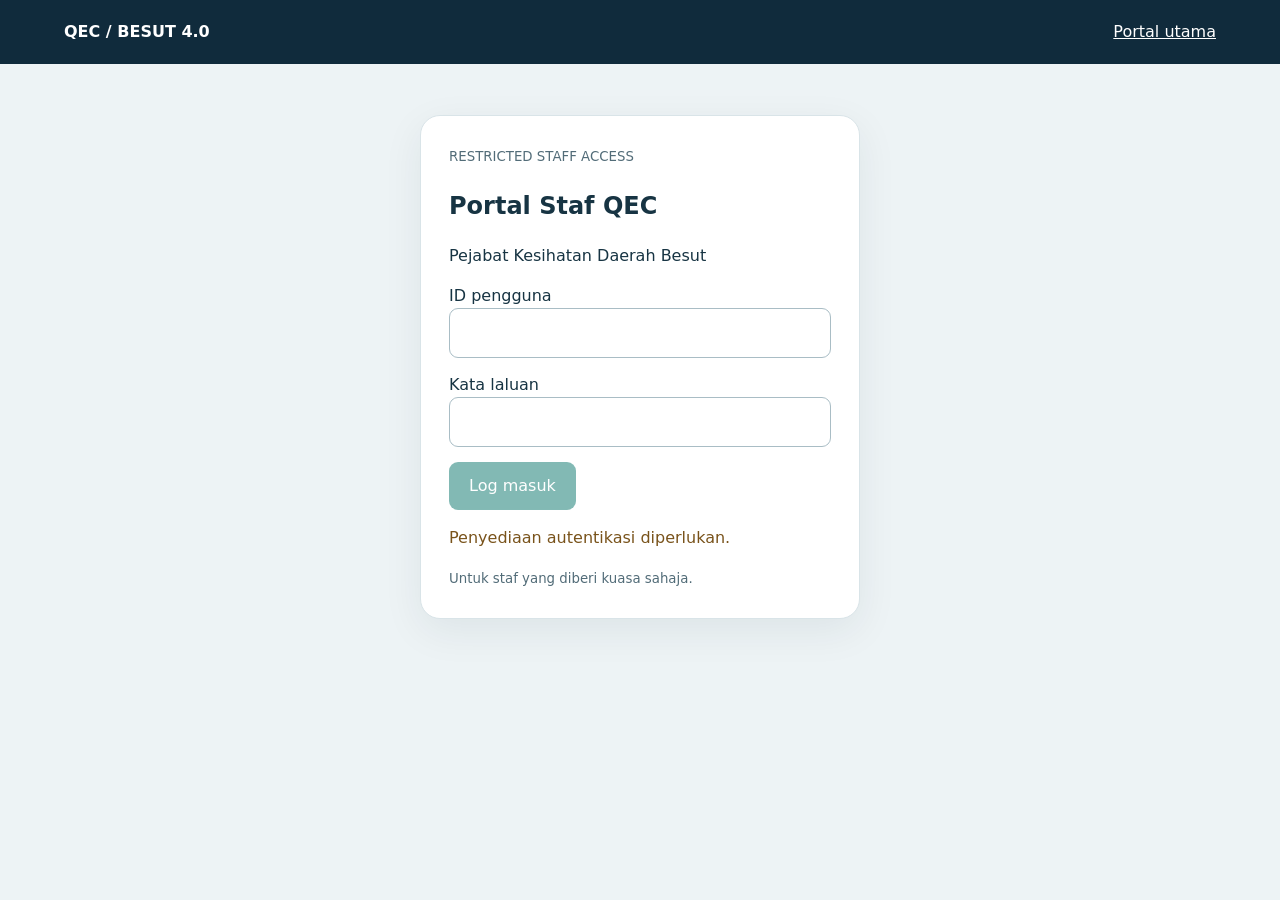
<file: qec-besut/staff/index.html>
<!doctype html><html lang="ms"><head><meta charset="utf-8"><meta name="viewport" content="width=device-width,initial-scale=1"><meta name="robots" content="noindex,nofollow"><title>QEC Besut | Staff Portal</title><style>*{box-sizing:border-box}body{margin:0;background:#edf3f5;color:#173443;font:16px/1.5 system-ui}header{background:#102b3c;color:white;padding:20px 5%;display:flex;justify-content:space-between}header a{color:white}main{max-width:1100px;margin:35px auto;padding:16px}.panel{background:white;border:1px solid #d9e4e8;border-radius:20px;padding:28px;box-shadow:0 12px 40px #102b3c12}.login{max-width:440px;margin:auto}label{display:block;margin:15px 0}input{display:block;width:100%;padding:12px;border:1px solid #a9bdc5;border-radius:9px;font:inherit}button{background:#08766c;color:white;border:0;border-radius:9px;padding:12px 20px;font:inherit;cursor:pointer}button:disabled{opacity:.5}small{color:#526c78}.grid{display:grid;grid-template-columns:repeat(auto-fit,minmax(150px,1fr));gap:12px}.metric{background:#eef5f4;border-radius:12px;padding:16px}.metric strong{display:block;font-size:30px}table{border-collapse:collapse;width:100%;min-width:650px}td,th{padding:12px;text-align:left;border-bottom:1px solid #ddd}#status{color:#79531b} [hidden]{display:none!important}</style></head><body><header><strong>QEC / BESUT 4.0</strong><a href="../">Portal utama</a></header><main><section id="login" class="panel login"><small>RESTRICTED STAFF ACCESS</small><h1>Portal Staf QEC</h1><p>Pejabat Kesihatan Daerah Besut</p><form id="form"><label>ID pengguna<input id="user" autocomplete="username" required></label><label>Kata laluan<input id="password" type="password" autocomplete="current-password" required></label><button id="submit" disabled>Log masuk</button></form><p id="status" role="status">Penyediaan autentikasi diperlukan.</p><small>Untuk staf yang diberi kuasa sahaja.</small></section><section id="dashboard" class="panel" hidden><button id="logout">Log keluar</button><h1>Performance & Achievements</h1><p>Rekod agregat yang disahkan dan dibenarkan untuk paparan staf.</p><div class="grid"><div class="metric">Rekod KPI<strong id="total">—</strong></div><div class="metric">Mencapai sasaran<strong id="met">—</strong></div><div class="metric">Perlu tindakan<strong id="miss">—</strong></div></div><p id="notice" role="status"></p><div style="overflow:auto"><table><thead><tr><th>Indikator / program</th><th>Tempoh</th><th>Pencapaian</th><th>Sasaran</th><th>Status</th><th>Sumber</th></tr></thead><tbody id="rows"></tbody></table></div></section></main><script type="module">
const $=id=>document.getElementById(id);
const config={url:"https://czlvbynbzryvjqfmkdxx.supabase.co",anonKey:"sb_publishable_sJ72pwVTx2otYe9AMCBJVw_Bvh_KIz5",staffEmail:""};
let client;
function clear(){ $('rows').replaceChildren();for(const id of ['total','met','miss'])$(id).textContent='—';$('dashboard').hidden=true;$('login').hidden=false;}
async function show(){const {data,error}=await client.from('qec_staff').select('user_id').maybeSingle();if(error||!data){await client.auth.signOut();clear();$('status').textContent='Akses staf tidak dibenarkan.';return;}const result=await client.from('qec_kpi').select('indicator,programme,period_start,period_end,achievement,target,direction,source').order('period_start',{ascending:false});if(result.error){clear();await client.auth.signOut();$('status').textContent='Rekod tidak dapat dimuatkan.';return;}let rows=result.data||[],met=0;$('rows').replaceChildren();for(const r of rows){let ok=r.direction==='up'?r.achievement>=r.target:r.achievement<=r.target;met+=Number(ok);let tr=document.createElement('tr');for(const v of [r.indicator+' / '+r.programme,r.period_start+' – '+r.period_end,r.achievement+'%',(r.direction==='up'?'≥ ':'≤ ')+r.target+'%',ok?'Mencapai':'Perlu tindakan',r.source]){let td=document.createElement('td');td.textContent=v;tr.append(td)}$('rows').append(tr)}$('total').textContent=rows.length;$('met').textContent=met;$('miss').textContent=rows.length-met;$('notice').textContent=rows.length?'Bilangan merujuk kepada rekod indikator mengikut tempoh, bukan semua KPI daerah.':'Tiada rekod diluluskan tersedia.';$('login').hidden=true;$('dashboard').hidden=false;}
if(config.url&&config.anonKey&&config.staffEmail){try{const {createClient}=await import('https://cdn.jsdelivr.net/npm/@supabase/supabase-js@2/+esm');client=createClient(config.url,config.anonKey,{auth:{persistSession:false,autoRefreshToken:true}});$('submit').disabled=false;$('status').textContent='';}catch{$('status').textContent='Sambungan tidak tersedia.'}}
$('form').onsubmit=async e=>{e.preventDefault();if(!client)return;$('submit').disabled=true;try{const email=$('user').value.trim().toLowerCase()==='kualitipkdb'?config.staffEmail:$('user').value.trim();const {error}=await client.auth.signInWithPassword({email,password:$('password').value});$('password').value='';if(error){$('status').textContent='ID atau kata laluan tidak sah.';return;}await show();}catch{$('status').textContent='Ralat sambungan.';}finally{$('submit').disabled=false;}};
$('logout').onclick=async()=>{clear();await client.auth.signOut();$('status').textContent='Anda telah log keluar.'};
</script></body></html>
</file>
<file: styles.css>
@charset "UTF-8";
:root{--ink:#102d3e;--muted:#536a77;--teal:#087e83;--teal-dark:#08676c;--mint:#dff5ef;--gold:#c08521;--gold-light:#fff2db;--line:#dbe4e8;--paper:#fff;--ground:#f4f7f9;--side:248px;--radius:14px;font-family:Inter,ui-sans-serif,-apple-system,BlinkMacSystemFont,"Segoe UI",sans-serif;color:var(--ink);background:var(--ground);font-size:16px}
*{box-sizing:border-box}body{margin:0}button,input,select{font:inherit}button,a{-webkit-tap-highlight-color:transparent}button{cursor:pointer}button:disabled{cursor:default;opacity:.38}a{color:inherit}button:focus-visible,a:focus-visible,summary:focus-visible,input:focus-visible,main:focus-visible{outline:3px solid #c58b24;outline-offset:4px}button:focus:not(:focus-visible){outline:none}.skip{position:fixed;top:-80px;left:20px;padding:14px;background:white;z-index:30}.skip:focus{top:16px}.sidebar{position:fixed;inset:0 auto 0 0;width:var(--side);background:var(--ink);color:#dbe7ed;display:flex;flex-direction:column;padding:32px 20px;z-index:10}.brand{display:flex;align-items:center;gap:13px;text-decoration:none;margin:0 8px 52px;font-size:.72rem;line-height:1.8;letter-spacing:.13em}.brand strong{font-weight:600;font-size:.65rem}.monogram{font-family:Georgia,serif;color:#79dfd0;font-size:3.2rem;line-height:1;letter-spacing:-.09em}.sidebar-label{font-size:.75rem;color:#9ab6c5;letter-spacing:.16em;margin:0 16px 16px}.nav-link{display:flex;gap:17px;align-items:center;padding:16px;margin:4px 0;border-radius:8px;color:#c4d8e3;text-decoration:none;font-size:.93rem;transition:background .18s,color .18s}.nav-link:hover{background:#1a3c50;color:white}.nav-link.active{background:#225064;color:#fff}.nav-link .index{font-size:.78rem;color:#82a6b8;font-variant-numeric:tabular-nums}.nav-link.active .index{color:#85e7d8}.sidebar-bottom{margin-top:auto;padding:30px 14px 0;font-size:.8rem;color:#a8c0cd;line-height:1.7}.sidebar-bottom strong{display:block;color:#fff;font-size:.95rem}.sidebar-bottom span{display:block}.sidebar-bottom p{margin-top:24px;font-size:.8rem}.sidebar-bottom b{font-weight:500;color:#d7e5ec}.rule{height:1px;background:#345262;margin-bottom:23px}.workspace{margin-left:var(--side);min-height:100vh}.topbar{height:83px;background:#fff;border-bottom:1px solid var(--line);padding:0 44px;display:flex;align-items:center;justify-content:space-between;gap:20px}.breadcrumb{font-size:.72rem;letter-spacing:.15em;font-weight:650;color:var(--muted)}.top-actions{display:flex;align-items:center;gap:22px}.report-date{font-size:.85rem;color:var(--muted)}.button{border:1px solid var(--line);background:white;color:var(--ink);border-radius:7px;padding:11px 17px;display:inline-flex;align-items:center;justify-content:center;gap:10px;text-decoration:none;font-weight:600;font-size:.87rem;line-height:1.4;transition:background .16s,transform .16s}.button:hover{background:#ebf1f4}.button.primary{background:var(--teal);color:white;border-color:var(--teal)}.button.primary:hover{background:var(--teal-dark)}.button.ghost{background:transparent;border:0;padding:9px 0;color:var(--teal)}.button.dark{background:var(--ink);border-color:var(--ink);color:white}.button.small{font-size:.8rem;padding:8px 13px}.mobile-brand{display:none}#content{padding:42px 44px 30px;max-width:1440px;margin:auto;min-height:calc(100vh - 146px)}h1,h2,h3,p{margin-top:0}h1{font-size:2.75rem;font-weight:620;letter-spacing:-.055em;line-height:1.14;margin-bottom:15px}h2{font-size:1.6rem;letter-spacing:-.035em;line-height:1.3;font-weight:620}h3{font-size:1.08rem;letter-spacing:-.015em;line-height:1.4;font-weight:650}p{line-height:1.7}.eyebrow{font-size:.75rem;font-weight:700;text-transform:uppercase;letter-spacing:.15em;color:var(--teal);margin:0 0 14px}.intro{color:var(--muted);max-width:750px;font-size:1rem;line-height:1.7;margin-bottom:30px}.section-head{display:flex;justify-content:space-between;align-items:center;gap:20px;margin:33px 0 17px}.section-head h2{margin:0}.meta{font-size:.82rem;color:var(--muted);line-height:1.6}.report-footer{padding:18px 44px 24px;display:flex;justify-content:space-between;gap:15px;color:var(--muted);font-size:.75rem;max-width:1440px;margin:auto}.panel{background:var(--paper);border:1px solid var(--line);border-radius:var(--radius);padding:26px}.two-col{display:grid;grid-template-columns:1fr 1fr;gap:22px}.three-col{display:grid;grid-template-columns:repeat(3,1fr);gap:18px}.study-banner{display:grid;grid-template-columns:minmax(0,1fr) 200px;gap:34px;padding:28px 30px;border-left:4px solid var(--teal);background:white;margin:26px 0 24px;border-radius:0 12px 12px 0;box-shadow:0 6px 28px #15374b05}.study-title{font-family:Georgia,"Times New Roman",serif;font-size:1.6rem;font-weight:normal;line-height:1.45;letter-spacing:-.015em;margin:0}.study-meta{border-left:1px solid var(--line);padding-left:25px;align-self:center}.study-meta strong{display:block;font-size:1rem;margin:5px 0 14px}.study-meta span{font-size:.75rem;color:var(--muted);text-transform:uppercase;letter-spacing:.07em}.objective-card{border:1px solid var(--line);background:white;border-radius:12px;text-align:left;color:var(--ink);padding:23px;display:flex;flex-direction:column;min-height:208px;transition:transform .18s,border-color .18s,box-shadow .18s}.objective-card:hover{transform:translateY(-3px);border-color:#66aaa9;box-shadow:0 10px 22px #15374b08}.objective-card .num{font-size:1.6rem;color:var(--teal);font-family:Georgia,serif;line-height:1.1}.objective-card .card-top{display:flex;justify-content:space-between;gap:8px;align-items:center;margin-bottom:25px}.objective-card h3{font-size:1.1rem;margin:0 0 7px}.objective-card p{font-size:.86rem;color:var(--muted);margin:0}.badge{display:inline-flex;align-items:center;border-radius:5px;padding:5px 8px;background:var(--mint);color:#176955;font-size:.72rem;font-weight:650;line-height:1.3;white-space:normal;width:fit-content}.badge.amber{background:var(--gold-light);color:#8c5d16}.badge.blue{background:#e5f0f7;color:#2f617d}.badge.neutral{background:#eaf0f3;color:#476471}.badge.note{background:#fff1df;color:#8b5d1c}.overview-bottom{display:grid;grid-template-columns:1.1fr 1fr;gap:22px;margin-top:22px}.recognition{display:flex;align-items:center;gap:24px}.recognition .rank{font-family:Georgia,serif;font-size:4rem;line-height:1;color:var(--gold);min-width:85px}.recognition h3{margin-bottom:5px}.recognition p{margin-bottom:8px;font-size:.88rem;color:var(--muted)}.tiny-label{font-size:.7rem;font-weight:650;letter-spacing:.1em;text-transform:uppercase;color:var(--muted)}.portfolio-summary{display:flex;justify-content:space-between;align-items:center;gap:15px}.portfolio-summary .number{font-size:3rem;font-family:Georgia,serif;color:var(--teal);line-height:1.1}.portfolio-summary h3{margin-bottom:5px}.portfolio-summary p{margin:0;font-size:.9rem;color:var(--muted)}.status-line{display:flex;gap:13px;align-items:flex-start;padding-top:22px;margin-top:24px;border-top:1px solid var(--line);font-size:.88rem;color:var(--muted)}.status-line strong{color:var(--ink)}.tabs{display:flex;gap:8px;border-bottom:1px solid var(--line);margin:27px 0 27px;overflow-x:auto}.tab{border:0;background:transparent;padding:14px 20px 17px;color:var(--muted);font-size:.91rem;border-bottom:3px solid transparent;white-space:nowrap}.tab[aria-selected=true]{color:var(--teal);border-bottom-color:var(--teal);font-weight:700}.tab:hover{color:var(--ink)}.objective-heading{display:flex;align-items:center;justify-content:space-between;gap:24px;margin-bottom:23px}.objective-heading h2{margin:0}.lead{font-size:1.1rem;line-height:1.65;color:var(--muted);max-width:850px}.work-list{display:grid;gap:0;counter-reset:work}.work-item{display:grid;grid-template-columns:44px minmax(180px,.7fr) 1.5fr;gap:17px;padding:24px 0;border-bottom:1px solid var(--line);align-items:start}.work-item:last-child{border:0}.work-item .step{color:var(--teal);font-size:.8rem;font-weight:650;padding-top:2px}.work-item h3{font-size:1rem;margin:0}.work-item p{margin:0;font-size:.93rem;color:var(--muted)}.note-box{background:#e6f3f2;padding:17px 20px;font-size:.89rem;line-height:1.6;border-radius:7px;color:#2b5b60;margin-top:20px}.note-box.amber{background:var(--gold-light);color:#775a2d}.detail-grid{display:grid;grid-template-columns:1fr 1fr;gap:22px}.kv{display:grid;grid-template-columns:165px 1fr;gap:12px;padding:12px 0;border-bottom:1px solid var(--line);font-size:.9rem;line-height:1.6}.kv:last-child{border:0}.kv dt{color:var(--muted)}.kv dd{margin:0;font-weight:550}.stat-grid{display:grid;grid-template-columns:repeat(4,1fr);gap:1px;border:1px solid var(--line);background:var(--line);border-radius:11px;overflow:hidden;margin-bottom:26px}.stat-grid div{background:#fff;padding:25px 20px}.stat-grid strong{display:block;font-size:2rem;letter-spacing:-.04em;line-height:1.2;font-variant-numeric:tabular-nums}.stat-grid span{display:block;margin-top:9px;font-size:.81rem;color:var(--muted)}details{border-bottom:1px solid var(--line)}summary{padding:21px 0;font-weight:650;cursor:pointer;list-style:none;display:flex;justify-content:space-between;gap:20px}summary:after{content:"+";font-size:1.3rem;font-weight:400;color:var(--teal)}details[open]>summary:after{content:"−"}.details-body{padding:0 0 20px;color:var(--muted);line-height:1.7;font-size:.93rem}.details-body p:last-child{margin-bottom:0}.flow{display:grid;grid-template-columns:repeat(3,1fr);gap:20px;margin:20px 0}.flow-step{border-top:2px solid #8ab8bc;padding-top:15px}.flow-step span{display:block;color:var(--teal);font-size:.75rem;margin-bottom:12px}.flow-step strong{display:block;font-size:.96rem;margin-bottom:8px}.flow-step p{font-size:.85rem;color:var(--muted);margin:0}.table-wrap{overflow:auto;border:1px solid var(--line);border-radius:9px}table{width:100%;border-collapse:collapse;background:#fff;text-align:left;font-size:.9rem}th{background:#edf3f5;font-weight:650;color:#425d6c;font-size:.76rem;text-transform:uppercase;letter-spacing:.055em}td,th{padding:17px 19px;border-bottom:1px solid var(--line);vertical-align:top;line-height:1.5}tr:last-child td{border-bottom:0}td:first-child{font-weight:600}table .badge{font-size:.73rem}.outputs-grid{display:grid;grid-template-columns:1.15fr .85fr;gap:24px;margin:28px 0}.award-panel{background:var(--ink);color:white;border:0;position:relative;overflow:hidden;padding:34px}.award-panel .eyebrow{color:#c5dedc}.award-number{font-family:Georgia,serif;font-size:7rem;line-height:1;color:#f3c673;margin:24px 0 18px}.award-panel h2{font-size:1.8rem;margin-bottom:12px}.award-panel p{color:#c8dbe3;font-size:.93rem}.award-panel .badge{background:#345060;color:#f5d593}.review-panel{display:flex;flex-direction:column}.review-panel h2{font-size:1.45rem;margin:20px 0 15px}.review-track{display:grid;grid-template-columns:1fr 1fr 1fr;gap:12px;margin-top:auto;padding-top:35px}.review-track div{border-top:3px solid #d2dde4;padding-top:12px;font-size:.78rem;color:var(--muted);line-height:1.5}.review-track .done{border-color:var(--teal);color:var(--teal)}.review-track .waiting{border-color:#bd8d35}.metric-pair{display:flex;gap:30px;padding-top:20px;border-top:1px solid var(--line);margin-top:20px}.metric-pair strong{font-size:1.6rem;display:block}.metric-pair span{font-size:.8rem;color:var(--muted)}.field-grid{display:grid;grid-template-columns:1fr 1fr;gap:24px}.field-card{border:1px solid var(--line);background:white;border-radius:13px;overflow:hidden;display:flex;flex-direction:column}.image-button{border:0;padding:0;background:#e0e8eb;display:block;width:100%;height:232px;overflow:hidden;position:relative}.image-button img{width:100%;height:100%;object-fit:cover;transition:transform .3s}.image-button:hover img{transform:scale(1.035)}.image-button .expand-label{position:absolute;bottom:13px;right:13px;background:#102d3ee6;color:white;border-radius:5px;font-size:.73rem;padding:7px 10px}.field-content{padding:26px;display:flex;flex:1;flex-direction:column}.field-content h2{font-size:1.4rem;margin:13px 0 10px}.field-content p{font-size:.93rem;color:var(--muted)}.field-content .button{margin-top:auto;align-self:flex-start}.field-meta{font-size:.79rem;color:var(--muted);margin-bottom:14px;line-height:1.5}.field-card.prolab .image-button img{object-position:center 34%}.field-card.audit .image-button img{object-position:center 49%}.field-card.training .image-button img{object-position:center 38%}.filters{display:flex;flex-wrap:wrap;gap:9px;margin:23px 0 22px}.filter{border:1px solid var(--line);background:#fff;border-radius:6px;padding:10px 13px;color:var(--muted);font-size:.83rem;display:flex;align-items:center;gap:9px}.filter:hover{border-color:var(--teal);color:var(--teal)}.filter[aria-pressed=true]{background:var(--ink);border-color:var(--ink);color:white}.filter-count{font-size:.75rem;opacity:.75}.logbook-toolbar{display:flex;align-items:center;justify-content:space-between;gap:20px;margin-bottom:18px}.search-wrap{position:relative;flex:1;max-width:460px}.search-wrap input{width:100%;padding:13px 15px 13px 41px;border:1px solid #c9d7df;border-radius:7px;background:#fff;color:var(--ink);font-size:.91rem}.search-mark{position:absolute;left:15px;top:14px;color:var(--muted);pointer-events:none}.result-count{font-size:.84rem;color:var(--muted)}.log-list{display:grid;gap:10px}.activity{display:grid;grid-template-columns:114px minmax(0,1fr) 190px 92px;gap:20px;background:white;border:1px solid var(--line);border-radius:9px;padding:22px;align-items:center}.activity-date{font-size:.83rem;color:var(--muted);line-height:1.6}.activity-date b{display:block;color:var(--teal);font-size:.75rem;margin-bottom:3px}.activity h3{font-size:1rem;margin:0 0 5px}.activity-domain{font-size:.77rem;color:var(--muted)}.activity-role{font-size:.86rem;color:#2a6468;font-weight:600;line-height:1.55}.activity .button{align-self:center}.activity .badge{margin:7px 0 0;font-size:.69rem}.source-note{font-size:.81rem;line-height:1.65;color:var(--muted);padding:18px 0 0}.empty{padding:45px 20px;text-align:center;background:white;border:1px dashed #b5c6cf;border-radius:10px}.empty h3{margin-bottom:10px}.empty p{color:var(--muted)}.priorities{display:grid;gap:0}.priority{display:grid;grid-template-columns:68px 1fr;gap:15px;padding:26px 0;border-bottom:1px solid var(--line)}.priority .num{font-family:Georgia,serif;font-size:2rem;color:var(--teal)}.priority h3{font-size:1.16rem;margin:0 0 7px}.priority p{font-size:.95rem;color:var(--muted);margin:0}.quarter-grid td{min-width:95px;font-size:.83rem}.quarter-grid td:first-child{min-width:225px}.quarter-grid .planned{background:#fff6e7;color:#795723}.quarter-grid .active{background:#e4f3ef;color:#326455}dialog{border:0;border-radius:16px;padding:0;width:min(780px,calc(100% - 40px));max-height:calc(100dvh - 60px);color:var(--ink);box-shadow:0 30px 110px #071e3d55}dialog::backdrop{background:#0a2331b3;backdrop-filter:blur(3px)}.dialog-close{position:absolute;right:15px;top:12px;border:0;background:#edf3f5;border-radius:50%;width:36px;height:36px;font-size:1.4rem;color:var(--ink);z-index:1}#detail-content{padding:38px}#detail-content h2{font-size:1.7rem;padding-right:20px;line-height:1.35}.dialog-image{display:block;width:100%;max-height:64vh;object-fit:contain;border-radius:6px;background:#edf3f5}.dialog-caption{font-size:.86rem;color:var(--muted);margin-top:16px;line-height:1.6}.dialog-source{font-size:.8rem;color:var(--muted);border-top:1px solid var(--line);padding-top:19px;margin-top:25px}.dialog-title-row{display:flex;gap:12px;align-items:center;margin-bottom:15px}.presentation-controls{position:fixed;bottom:16px;left:50%;transform:translateX(-50%);z-index:15;background:#102d3eee;color:white;padding:7px;border:1px solid #406171;border-radius:12px;box-shadow:0 8px 30px #081c3326;align-items:center;gap:7px;backdrop-filter:blur(10px)}.presentation-controls:not([hidden]){display:flex}.presentation-controls button{border:0;background:#2a4c5e;color:white;padding:9px 15px;border-radius:6px;font-size:.82rem;white-space:nowrap}.presentation-controls span{font-size:.8rem;min-width:86px;text-align:center;padding:0 8px}.presenting .sidebar,.presenting .topbar,.presenting .report-footer{display:none}.presenting .workspace{margin:0}.presenting #content{padding:34px 50px 110px;max-width:1400px}.presenting .intro{margin-bottom:24px}.presenting{background:#f4f7f9}.view-enter{animation:appear .23s ease-out}@keyframes appear{from{opacity:0;transform:translateY(7px)}to{opacity:1;transform:none}}.loading{padding:60px 0}.error-panel{padding:30px;border:1px solid #e5c7a4;background:#fff5e8;border-radius:12px}
@media(min-width:1550px){#content{padding-top:50px}h1{font-size:3.1rem}.study-title{font-size:1.82rem}.objective-card{min-height:225px}}
@media(max-width:1180px){:root{--side:215px}.sidebar{padding:27px 13px}.topbar{padding:0 28px}#content{padding:32px 28px}.study-banner{grid-template-columns:1fr;gap:20px}.study-meta{display:flex;gap:24px;border:0;border-top:1px solid var(--line);padding:15px 0 0}.study-meta strong{margin:3px 0 0}.objective-card{padding:19px}.objective-card .card-top{align-items:flex-start;gap:10px}.activity{grid-template-columns:100px minmax(0,1fr) 135px 76px;gap:13px;padding:18px}.activity .button{padding:8px 10px}.work-item{grid-template-columns:30px 160px 1fr;gap:15px}.overview-bottom{grid-template-columns:1fr 1fr}.recognition{gap:14px}.recognition .rank{min-width:63px;font-size:3.5rem}.outputs-grid{grid-template-columns:1fr 1fr}.report-footer{padding-left:28px;padding-right:28px}.field-content{padding:22px}.three-col{gap:13px}}
@media(max-width:900px){:root{--side:0px}.sidebar{position:static;width:100%;padding:0;background:var(--ink);display:block}.brand,.sidebar-label,.sidebar-bottom{display:none}#navigation{display:flex;overflow-x:auto;padding:0 12px;scrollbar-width:thin}.nav-link{flex-shrink:0;border-radius:0;margin:0;padding:16px 13px;font-size:.8rem;gap:7px}.nav-link .index{font-size:.69rem}.workspace{margin-left:0}.topbar{height:67px;padding:0 24px}.breadcrumb{display:none}.mobile-brand{display:flex;align-items:center;gap:10px;font:700 1.7rem Georgia,serif;color:var(--teal)}.mobile-brand span{font:.82rem -apple-system,BlinkMacSystemFont,"Segoe UI",sans-serif;color:var(--ink);font-weight:600}.top-actions{gap:15px}#content{padding:30px 24px;min-height:calc(100vh - 180px)}.presenting #content{padding:30px 30px 105px}h1{font-size:2.5rem}.three-col{gap:16px}.study-banner{grid-template-columns:1fr 200px}.study-meta{display:block;border-top:0;border-left:1px solid var(--line);padding:0 0 0 22px}.study-meta strong{margin:5px 0 10px}.activity{grid-template-columns:106px minmax(0,1fr) 150px 76px}.report-footer{padding:15px 24px 24px}.kv{grid-template-columns:130px 1fr}.overview-bottom{gap:16px}}
@media(max-width:650px){#content{padding:25px 18px}.topbar{padding:0 18px}.report-date{display:none}.top-actions .button{padding:9px 12px}.intro{font-size:.94rem;margin-bottom:23px}h1{font-size:2.18rem;letter-spacing:-.045em}h2{font-size:1.4rem}.study-banner{display:block;padding:21px;margin:23px 0}.study-title{font-size:1.35rem}.study-meta{display:flex;gap:24px;margin-top:20px;border-left:0;border-top:1px solid var(--line);padding:15px 0 0}.study-meta span{font-size:.68rem}.study-meta strong{font-size:.87rem;margin:3px 0 0}.three-col{grid-template-columns:1fr}.objective-card{min-height:0;padding:20px}.objective-card .card-top{margin-bottom:16px}.objective-card h3{font-size:1.1rem}.objective-card .num{font-size:1.6rem}.badge{font-size:.75rem}.overview-bottom,.two-col,.detail-grid,.outputs-grid,.field-grid{grid-template-columns:1fr}.panel{padding:22px}.overview-bottom{gap:16px}.section-head{align-items:flex-start}.section-head .meta{max-width:130px;text-align:right;font-size:.75rem}.portfolio-summary .number{font-size:3.1rem}.status-line{font-size:.86rem}.tabs{gap:0;margin-top:23px}.tab{padding:13px 14px;font-size:.83rem}.work-item{grid-template-columns:28px 1fr;gap:12px;padding:20px 0}.work-item p{grid-column:2;font-size:.9rem}.objective-heading{align-items:flex-start;gap:15px}.objective-heading .badge{flex-shrink:0;max-width:126px}.lead{font-size:.98rem}.stat-grid{grid-template-columns:1fr 1fr}.stat-grid strong{font-size:1.75rem}.stat-grid div{padding:20px}.flow{grid-template-columns:1fr 1fr;gap:20px}.kv{grid-template-columns:110px 1fr;font-size:.87rem;gap:12px}.table-wrap{margin:0 -3px}.outputs-grid{gap:18px}.award-panel{padding:27px}.award-number{font-size:5rem;margin:18px 0}.award-panel h2{font-size:1.7rem}.review-track{padding-top:28px}.image-button{height:240px}.filters{gap:7px;margin:20px 0}.filter{font-size:.78rem;padding:9px 11px}.logbook-toolbar{display:block}.search-wrap{max-width:none}.result-count{margin-top:13px}.activity{grid-template-columns:1fr auto;gap:10px;padding:19px}.activity-date{grid-column:1/-1;display:flex;gap:12px;align-items:center;font-size:.78rem}.activity-date b{display:inline;margin:0}.activity-main{grid-column:1/-1}.activity-role{font-size:.83rem;align-self:center}.activity .button{font-size:.78rem}.activity-domain{font-size:.75rem}.priority{grid-template-columns:40px 1fr;padding:23px 0}.priority h3{font-size:1.04rem}.priority p{font-size:.9rem}.priority .num{font-size:1.6rem}.report-footer{display:block;padding:10px 18px 24px;font-size:.72rem}.report-footer span{display:block;line-height:1.7}.presentation-controls{bottom:10px;gap:5px;max-width:calc(100% - 18px)}.presentation-controls button{font-size:.73rem;padding:9px 11px}.presentation-controls span{font-size:.72rem;min-width:60px}.presenting #content{padding:26px 19px 96px}.dialog-close{right:10px;top:10px}#detail-content{padding:32px 23px 25px}#detail-content h2{font-size:1.4rem}dialog{width:calc(100% - 24px);max-height:calc(100dvh - 30px)}.dialog-title-row{padding-right:25px}.dialog-caption{font-size:.81rem}.source-note{font-size:.79rem}.breadcrumb{font-size:.7rem}}
.sidebar{overflow-y:auto}.sidebar-bottom{flex-shrink:0}.button,.button.small,.nav-link,.tab,.filter{font-size:.875rem}.badge{font-size:.875rem}.activity-role{font-size:.9rem}
@media(prefers-reduced-motion:reduce){*,*:before,*:after{animation:none!important;transition:none!important;scroll-behavior:auto!important}}
@media print{.sidebar,.topbar,.presentation-controls,.report-footer,.button,.tabs,.filters,.logbook-toolbar{display:none!important}.workspace{margin:0}#content{padding:0}.panel,.field-card,.activity{break-inside:avoid}body{background:white}a{text-decoration:none}}

.timeline-summary{display:grid;grid-template-columns:1fr 1fr;gap:24px;background:var(--ink);color:white;padding:28px 32px;border-radius:14px}.timeline-summary .eyebrow{color:#85e7d8;display:block}.timeline-summary h2{margin-bottom:8px}.timeline-summary p{color:#c8dbe3;margin:0;font-size:.9rem}.gantt-scroll{overflow-x:auto;border:1px solid var(--line);border-radius:12px;background:white}.gantt{min-width:1080px;padding:18px}.gantt-years,.gantt-months{display:grid;grid-template-columns:210px repeat(17,minmax(0,1fr));text-align:center}.gantt-years{font-size:.85rem;color:var(--teal);font-weight:700}.gantt-years>*{padding:12px 0;background:#e6f3f2}.gantt-years strong{text-align:left;padding-left:12px}.gantt-months span{padding:13px 0;font-size:.7rem;border-bottom:1px solid var(--line)}.gantt-months span:first-child{text-align:left;padding-left:12px;color:var(--muted)}.gantt-row{display:grid;grid-template-columns:210px 1fr;border-bottom:1px solid var(--line);min-height:88px}.gantt-row:last-child{border:0}.gantt-label{padding:18px 12px;align-self:center;font-size:.86rem}.gantt-label small{display:block;color:var(--muted);font-size:.75rem;margin-top:6px}.gantt-track{display:grid;grid-template-columns:repeat(17,minmax(0,1fr));align-items:center;position:relative}.gantt-cell{grid-row:1;height:100%;min-height:88px;border-left:1px solid #edf1f3}.checkpoint{background:#fff2d9}.gantt-bar{grid-row:1;z-index:1;margin:0 3px;padding:10px 6px;border:0;border-radius:6px;background:#087e83;color:white;min-width:0;min-height:38px;box-shadow:0 3px 8px #102d3e15;font-size:.68rem;overflow:hidden}.gantt-bar.analysis{background:#285f83}.gantt-bar.writing{background:#547883}.gantt-bar.submission{background:#a16b17}.gantt-bar:hover{filter:brightness(1.15);transform:translateY(-2px)}.milestone-grid{display:grid;grid-template-columns:1fr 1fr;gap:18px}.milestone summary{padding:0;align-items:center}.milestone summary h3{font-size:1.45rem;margin:8px 0 13px}.milestone .details-body{padding:24px 0 0}.milestone li{margin-bottom:9px}.milestone .note-box p{margin:8px 0 0}.milestone .eyebrow{font-size:.7rem}.milestone ul{padding-left:21px}@media(max-width:650px){.timeline-summary,.milestone-grid{grid-template-columns:1fr}.timeline-summary{padding:25px}.gantt{min-width:1050px}}@media print{.gantt-scroll{overflow:visible}.gantt{min-width:0}.gantt-bar{display:block!important}}
</file>
<file: genius-bahasa-arab/styles.css>
:root{--purple:#6548cf;--dark:#292445;--muted:#78758b;--teal:#159f89;--line:#e9e5f3;--paper:#fff;--bg:#f7f5fc;--shadow:0 10px 32px #3c24630a;font-family:ui-rounded,'SF Pro Rounded',-apple-system,BlinkMacSystemFont,'Segoe UI',sans-serif;color:var(--dark);background:var(--bg);font-synthesis:none}*{box-sizing:border-box}body{margin:0}button,input,select{font:inherit}button,a,input,select{ -webkit-tap-highlight-color:transparent}button{cursor:pointer}button:disabled{cursor:default;opacity:.55}button:focus-visible,a:focus-visible,input:focus-visible,select:focus-visible,canvas:focus-visible{outline:3px solid #f0b341;outline-offset:4px}a{color:inherit;text-decoration:none}button{min-height:44px}h1,h2,h3,p{margin-top:0}h2{font-size:1.5rem;letter-spacing:-.6px}p{line-height:1.65}.topbar{max-width:1040px;margin:auto;padding:20px 28px;display:flex;align-items:center;justify-content:space-between;gap:10px}.brand{display:flex;align-items:center;gap:12px;font-size:17px;letter-spacing:1px}.brand-icon{width:48px;height:48px;background:var(--purple);color:white;border-radius:15px;display:grid;place-items:center;font:36px serif;box-shadow:0 4px 0 #e6def9}.brand small{display:block;font-size:10px;letter-spacing:.2px;color:var(--muted);margin-top:4px}.header-actions{display:flex;align-items:center;gap:10px}.icon-button{border:1px solid var(--line);background:white;border-radius:50%;width:44px;font-size:20px}.star-pill{background:#fff3ca;border:1px solid #f5e6ab;border-radius:25px;padding:9px 14px;font-size:14px;font-weight:750;white-space:nowrap}main{max-width:1000px;margin:auto;padding:10px 28px 30px}.hero{border-radius:28px;padding:36px 42px;background:linear-gradient(115deg,#43328b,#7657d6);color:white;position:relative;overflow:hidden;display:flex;justify-content:space-between;align-items:center;gap:20px;box-shadow:0 12px 35px #6548cf26}.hero:after{content:'';position:absolute;right:-80px;bottom:-160px;width:450px;height:450px;border:55px solid #ffffff08;border-radius:50%;pointer-events:none}.eyebrow{font-size:10px;letter-spacing:2.5px;font-weight:800;color:#d3c7fc;margin-bottom:15px}.hero h1{font-size:clamp(29px,4.4vw,44px);line-height:1.18;letter-spacing:-1.4px;margin-bottom:14px}.hero p{color:#e4dcfa;font-size:14px;margin:0}.hero-art{min-width:120px;text-align:center;position:relative;z-index:1}.book{font-size:74px;filter:drop-shadow(0 12px 5px #21194c33)}.arab-pill{font:20px serif;border:1px solid #ffffff36;display:inline-block;padding:6px 16px;border-radius:20px;background:#ffffff12}.spark{position:absolute;font-size:24px;color:#ffe58f;top:-5px;right:2px}.profile-row{display:flex;align-items:center;gap:12px;flex-wrap:wrap;margin:26px 0 20px}.profile-row label{font-weight:700;font-size:14px}.profile-row input{width:180px;background:white;border:1px solid var(--line);border-radius:12px;padding:12px;color:var(--dark)}.age-chips{display:flex;gap:5px;margin-left:auto;background:#efebf8;padding:4px;border-radius:12px}.chip{border:0;border-radius:9px;padding:8px 12px;background:transparent;color:var(--muted);font-size:12px;min-height:36px}.chip.active{background:white;color:var(--purple);font-weight:750;box-shadow:0 2px 6px #2924450a}.overview{display:flex;align-items:center;gap:16px;margin:20px 0;background:#edf8f5;padding:18px 20px;border-radius:18px;border:1px solid #d9eee7}.overview .plant{font-size:29px}.overview h3{font-size:14px;margin:0 0 4px}.overview p{font-size:12px;margin:0;color:#50746b}.overview button{margin-left:auto;flex-shrink:0}.section-heading{display:flex;align-items:center;justify-content:space-between;margin:28px 0 15px;gap:20px}.section-heading h2{margin:0 0 5px}.section-heading p{color:var(--muted);font-size:13px;margin:0}.tiny-tag{font-size:11px;background:#ede7fc;color:var(--purple);padding:8px 12px;border-radius:20px;white-space:nowrap}.modules{display:grid;grid-template-columns:repeat(3,1fr);gap:16px}.module{display:flex;flex-direction:column;text-align:left;position:relative;border:1px solid var(--line);background:white;padding:23px;border-radius:20px;box-shadow:var(--shadow);transition:transform .18s,border .18s}.module:hover{transform:translateY(-3px);border-color:#c5b6ef}.module .emoji{font-size:27px;background:var(--tint);width:54px;height:54px;display:grid;place-items:center;border-radius:16px;margin-bottom:20px}.module h3{font-size:15px;line-height:1.4;margin-bottom:7px}.module p{font-size:12px;color:var(--muted);flex:1;min-height:40px;margin-bottom:19px}.module .meta{display:flex;align-items:center;justify-content:space-between;font-size:11px;font-weight:750;color:var(--purple)}.mini-track,.track{background:#efebf7;height:5px;border-radius:20px;overflow:hidden;margin:15px 0 0}.mini-track i,.track i{display:block;height:100%;background:linear-gradient(90deg,#18b399,#7657d6);border-radius:20px;transition:width .4s}.module:last-child{background:#fffcf5}.back{background:white;border:1px solid var(--line);border-radius:12px;padding:10px 15px;font-size:13px;font-weight:700}.page-top{display:flex;justify-content:space-between;align-items:center;margin:12px 0 25px;gap:10px}.level-hero{text-align:center;margin:20px 0 30px}.level-hero .emoji{font-size:45px;display:block;margin-bottom:12px}.level-hero p{color:var(--muted);font-size:14px}.levels{display:grid;grid-template-columns:repeat(5,1fr);gap:14px}.level{border:1px solid var(--line);background:white;border-radius:18px;padding:20px 8px;box-shadow:var(--shadow);color:var(--dark)}.level strong{display:block;font-size:24px;margin:8px 0}.level small{font-size:11px;color:var(--muted)}.level .level-stars{color:#c1bacd;font-size:16px;letter-spacing:3px}.level.done{border-color:#b7dfd3;background:#f3fcf8}.level.done .level-stars{color:#c18c17}.band-label{margin:22px 0 12px;font-size:13px;color:var(--muted)}.quiz-wrap{max-width:650px;margin:auto}.quiz-stats{display:flex;justify-content:space-between;font-size:12px;margin:15px 0;color:var(--muted)}.track{height:8px;margin:0 0 25px}.question-card{border:1px solid var(--line);background:white;border-radius:24px;padding:30px;box-shadow:var(--shadow)}.question-top{display:flex;align-items:center;justify-content:space-between;margin-bottom:20px}.question-top .tag{font-size:11px;color:var(--purple);background:#f1ecfc;border-radius:7px;padding:7px 10px;font-weight:700}.question-card h2{font-size:19px;line-height:1.5}.arabic{font-family:'Noto Naskh Arabic','Geeza Pro','Traditional Arabic',serif;direction:rtl;unicode-bidi:isolate}.prompt{font-size:74px;text-align:center;margin:26px 0 32px;line-height:1.8;color:#392d69}.prompt.word{font-size:48px}.prompt.sentence{direction:ltr;font-family:inherit;font-size:26px;line-height:1.5;font-weight:750;padding:12px 0}.answers{display:grid;grid-template-columns:1fr 1fr;gap:10px}.answer{background:#fcfbff;border:2px solid #eeeaf5;border-radius:15px;padding:16px 10px;color:var(--dark);font-size:15px;font-weight:650;min-height:65px}.answer.arabic{font-size:30px}.answer:hover:enabled{background:#f2ecff;border-color:#baaaea}.answer.correct{border-color:#18a589;background:#eaf9f3;opacity:1}.answer.wrong{border-color:#d97f86;background:#fff0f1;opacity:1}.feedback{border-radius:14px;padding:16px;margin-top:20px;background:#eaf8f2;color:#246b57;font-size:14px;line-height:1.6}.feedback.bad{background:#fff3ec;color:#954e2f}.feedback .arabic{font-size:23px}.primary,.secondary,.danger{border:0;border-radius:12px;padding:12px 18px;font-size:13px;font-weight:750;min-height:44px}.primary{background:var(--purple);color:white}.primary:hover:enabled{background:#5335b9}.primary.teal{background:var(--teal)}.secondary{background:#f0edf7;color:var(--purple)}.danger{background:#fff0f1;color:#b13e4d}.next{width:100%;margin-top:18px}.notice{font-size:12px;color:var(--muted);line-height:1.7}.keypad{display:flex;gap:7px;justify-content:center;flex-wrap:wrap;direction:rtl;margin:14px 0}.key{background:#f3effb;border:1px solid #e1d9f1;border-radius:10px;min-width:45px;font-size:25px;padding:8px;color:#3d3068}.typed{font-size:30px;border:2px solid var(--line);padding:14px;text-align:center;width:100%;border-radius:12px;background:#fdfcff;color:var(--dark)}.answer-zone{min-height:90px;background:#f7f4fd;border:2px dashed #ded5f0;border-radius:15px;padding:13px;display:flex;direction:rtl;gap:8px;flex-wrap:wrap}.token{font-size:25px;padding:8px 12px;border:1px solid #ded5f0;border-radius:10px;background:#eee7fc;color:#392d69}.word-bank{display:flex;flex-wrap:wrap;direction:rtl;justify-content:center;gap:8px;padding:20px 0}.actions{display:flex;gap:10px;justify-content:space-between;margin-top:14px}.draw-area{position:relative;height:230px;margin:15px 0;border:2px dashed #d8cdee;border-radius:15px;background:linear-gradient(transparent 73%,#ede8f6 73%,#ede8f6 74%,transparent 74%);overflow:hidden}.trace{position:absolute;inset:0;display:grid;place-items:center;pointer-events:none;color:#dfd7ef;font-size:155px;user-select:none}.draw-area canvas{position:relative;display:block;width:100%;height:100%;touch-action:none}.result{text-align:center;padding:36px 25px;background:white;border:1px solid var(--line);border-radius:26px;max-width:650px;margin:25px auto}.result .trophy{font-size:70px}.result .earned{font-size:40px;letter-spacing:10px;margin:20px 0}.result p{color:var(--muted)}.result .actions{justify-content:center;flex-wrap:wrap}.install-note{background:#fff9e8;border-radius:14px;padding:16px;font-size:13px;line-height:1.7;color:#685328;margin-top:14px}.hidden{display:none!important}footer{text-align:center;font-size:12px;color:#847d99;padding:25px 20px 35px;line-height:1.8}footer span{font-size:11px}dialog{border:1px solid var(--line);border-radius:22px;padding:28px;width:min(460px,92vw);color:var(--dark);box-shadow:0 25px 80px #30204244}dialog::backdrop{background:#25203577}dialog p{font-size:13px}dialog .close{float:right;background:#f0edf7;border:0;border-radius:50%;width:40px}dialog .secondary{display:block;margin:10px 0;width:100%;text-align:center}hr{border:0;border-top:1px solid var(--line);margin:22px 0}.toggle{display:flex;gap:10px;align-items:center;font-size:14px;margin:20px 0}.toggle input{width:20px;height:20px;accent-color:var(--purple)}.muted{color:var(--muted)}.file-button{cursor:pointer}.file-button input{display:none}#toast{position:fixed;bottom:25px;left:50%;transform:translateX(-50%);background:#292445;color:white;padding:13px 20px;border-radius:15px;box-shadow:var(--shadow);font-size:13px;z-index:99;max-width:90vw;width:max-content;display:none}#toast.show{display:block}@media(min-width:800px){.modules .module:last-child{grid-column:span 3;display:grid;grid-template-columns:70px 1fr 180px;align-items:center;gap:15px}.module:last-child .emoji{grid-row:span 2;margin:0}.module:last-child h3{margin:0}.module:last-child p{grid-column:2;min-height:0;margin:0}.module:last-child .meta{grid-column:3;grid-row:1/3}.module:last-child .mini-track{display:none}}@media(max-width:650px){.topbar{padding:16px}.brand{font-size:14px;gap:9px}.brand small{font-size:9px}.brand-icon{width:42px;height:42px;font-size:32px}.star-pill{font-size:12px;padding:8px 10px}.header-actions{gap:7px}main{padding:5px 16px 20px}.hero{padding:27px 23px;border-radius:23px;gap:8px}.hero h1{font-size:31px}.hero p{font-size:12px}.hero-art{min-width:76px}.book{font-size:57px}.arab-pill{font-size:16px;padding:4px 11px}.eyebrow{font-size:8px;letter-spacing:2px}.profile-row{gap:10px;margin-top:22px}.profile-row input{flex:1;max-width:210px}.age-chips{margin-left:0}.modules{grid-template-columns:1fr 1fr;gap:12px}.module{padding:17px;border-radius:17px}.module .emoji{margin-bottom:15px;width:47px;height:47px;font-size:24px}.module h3{font-size:14px}.module p{font-size:11px}.module .meta{font-size:10px;gap:8px}.module:last-child{grid-column:span 2}.overview{padding:14px;gap:10px;flex-wrap:wrap}.overview button{font-size:11px;padding:9px 13px}.section-heading h2{font-size:20px}.tiny-tag{font-size:10px;padding:7px 9px}.levels{grid-template-columns:repeat(5,1fr);gap:8px}.level{padding:14px 3px;border-radius:13px}.level strong{font-size:21px}.level small{font-size:9px}.level .level-stars{font-size:11px;letter-spacing:1px}.question-card{padding:22px 19px;border-radius:20px}.prompt{font-size:66px;margin:18px 0 23px}.prompt.word{font-size:41px}.prompt.sentence{font-size:23px}.question-card h2{font-size:17px}.answer{font-size:13px;padding:15px 8px}.answer.arabic{font-size:26px}.question-top{margin-bottom:15px}.token{font-size:23px}.notice{font-size:11px}}@media(prefers-reduced-motion:reduce){*{transition:none!important;scroll-behavior:auto!important}}

/* Readable labels and body copy at phone and desktop sizes. */
.hero p,.module p,.level-hero p,dialog p{font-size:16px}
.profile-row label,.chip,.overview h3,.section-heading p,.module .meta,.back,.primary,.secondary,.danger,.quiz-stats,.question-top .tag,.notice,.toggle,.band-label,.level small,.tiny-tag{font-size:14px}
.overview p,.overview button,.module:last-child p,.module:last-child .meta{font-size:14px}
.module h3{font-size:17px}.module p{min-height:60px}.module .meta{gap:8px;flex-wrap:wrap}.brand small{font-size:12px}
.brand-icon{object-fit:contain}.level small{font-size:12px}.level .level-stars{font-size:14px}
@media(max-width:650px){.module{padding:16px}.module h3{font-size:16px}.module p{font-size:15px;min-height:72px}.module .meta{font-size:12px}.age-chips{flex-wrap:wrap}.hero p{font-size:15px}.overview p{font-size:14px}.tiny-tag{white-space:normal;text-align:center;font-size:12px}.brand small{font-size:10px}.section-heading{align-items:flex-start}.level small{font-size:11px}.question-card h2{font-size:18px}.answer{font-size:16px}.prompt.word{font-size:40px}}

.voice-welcome{display:flex;align-items:center;justify-content:space-between;gap:16px;background:#eee8fc;border:1px solid #dfd2fa;padding:19px 21px;border-radius:18px;margin:18px 0}.voice-welcome strong{font-size:17px}.voice-welcome p{font-size:14px;margin:7px 0 0;color:#5e537c}.voice-welcome button{flex-shrink:0}.listen-button{border:0;background:#6548cf;color:white;border-radius:12px;padding:12px 19px;font-weight:750;font-size:16px}.question-top{flex-wrap:wrap;gap:9px}.question-top .tag{margin-right:auto}.speech-status{background:#f4f0fc;border-radius:10px;padding:12px;min-height:44px}.voice-label{display:block;font-size:14px;margin:15px 0 8px}#settings select{width:100%;padding:12px;border:1px solid #ded5ed;background:white;border-radius:10px;color:#292445;font-size:16px}@media(max-width:500px){.voice-welcome{flex-wrap:wrap}.voice-welcome button{width:100%}.question-top .tag{width:100%;margin:0}.listen-button{flex:1}.question-top .secondary{font-size:14px}}
</file>
